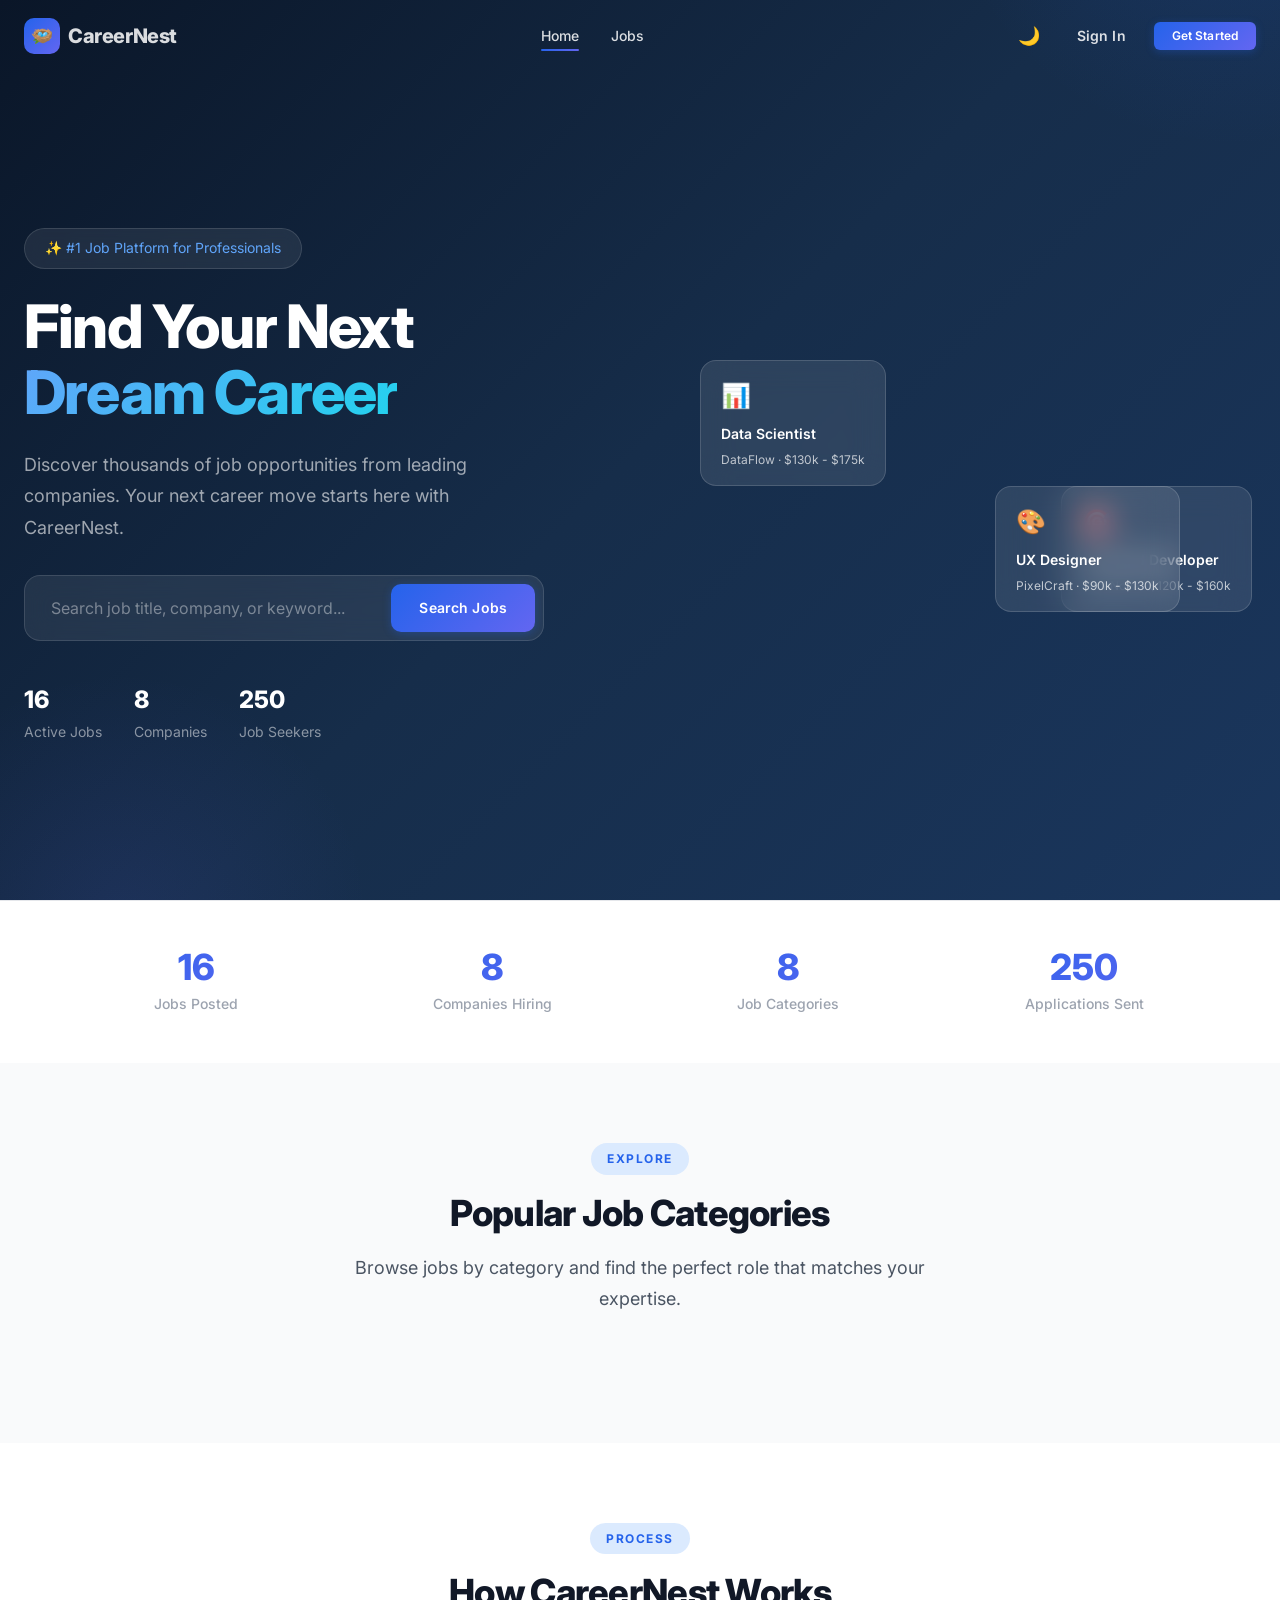
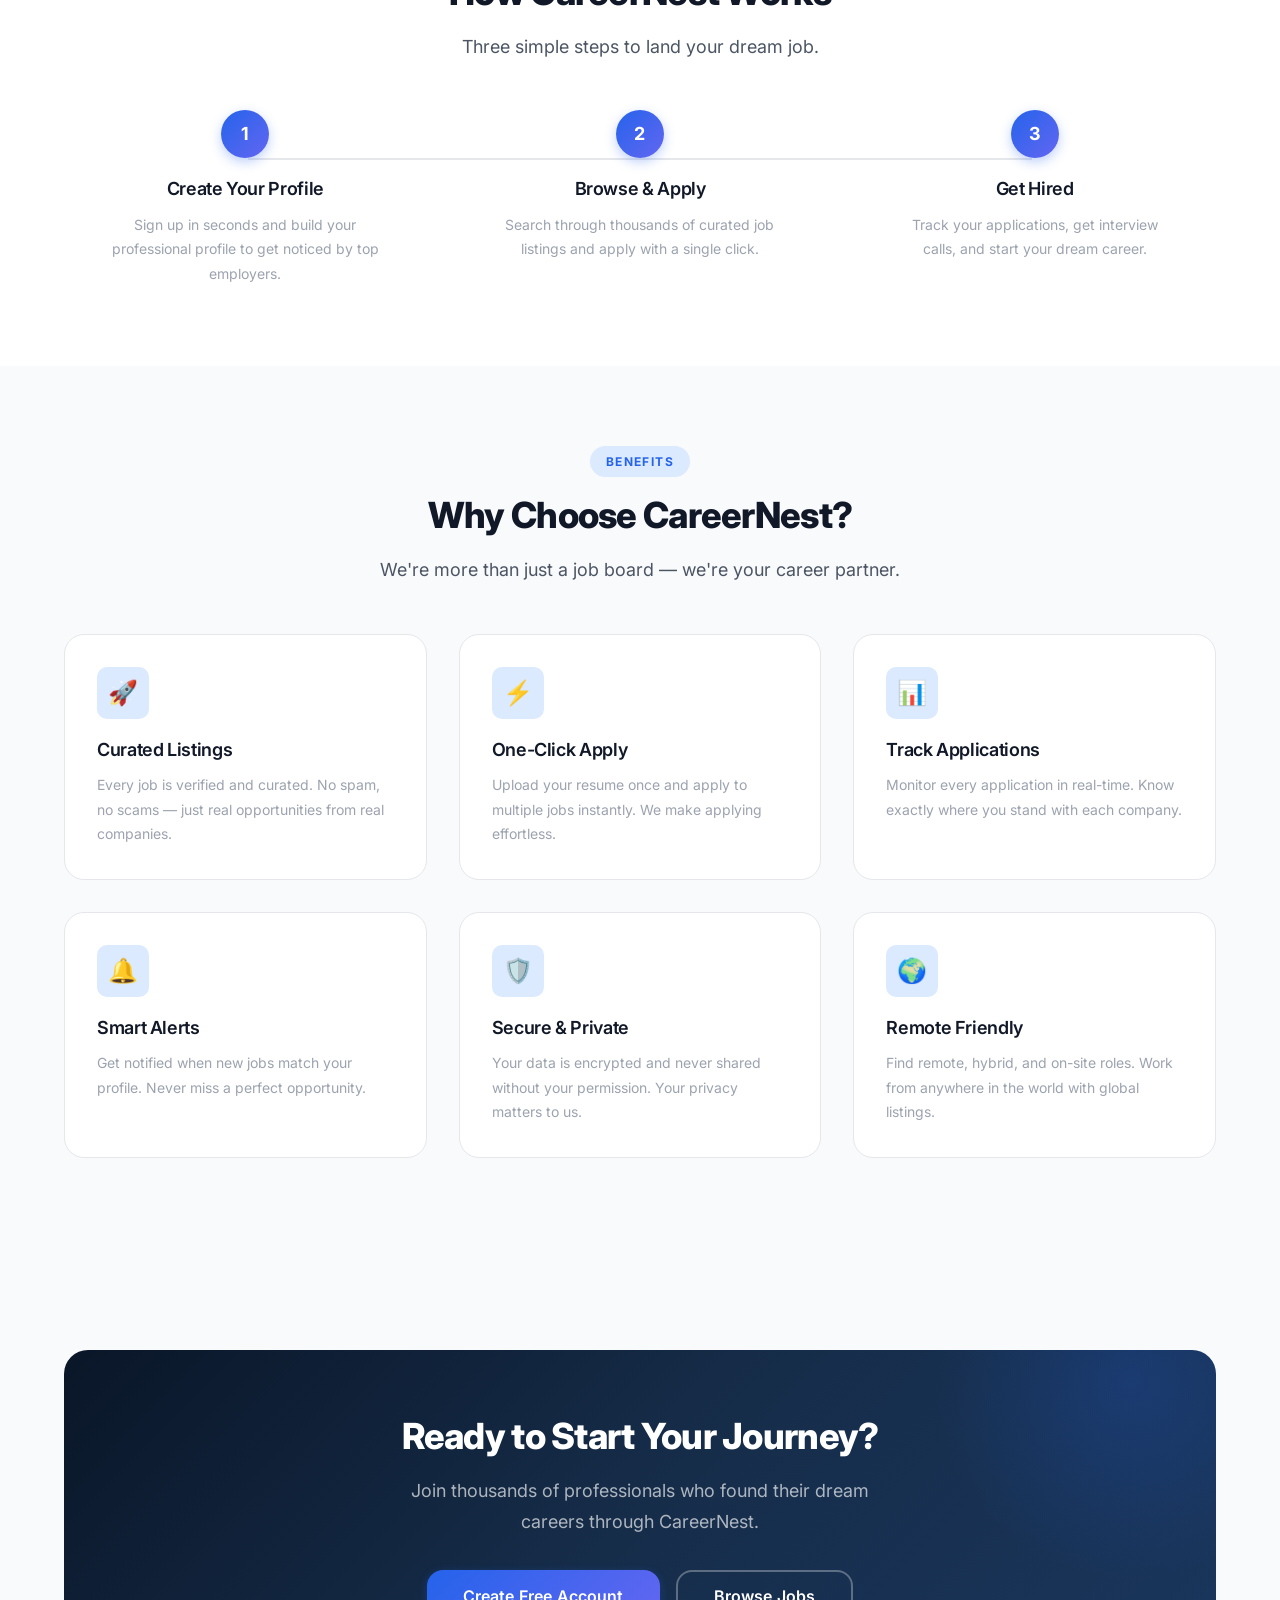
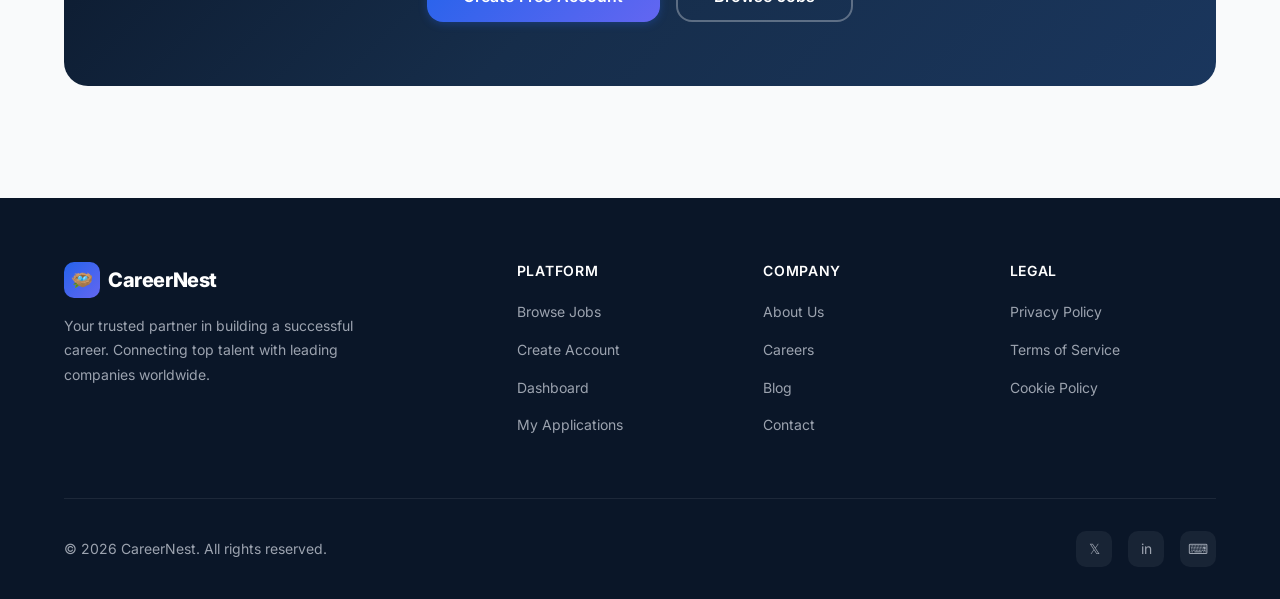
<file: frontend/index.html>
<!DOCTYPE html>
<html lang="en">
<head>
    <meta charset="UTF-8">
    <meta name="viewport" content="width=device-width, initial-scale=1.0">
    <meta name="description" content="CareerNest — Your gateway to finding dream jobs. Browse thousands of opportunities from top companies.">
    <title>CareerNest — Find Your Dream Career</title>
    <link href="https://fonts.googleapis.com/css2?family=Inter:wght@400;500;600;700;800&display=swap" rel="stylesheet">
    <link rel="stylesheet" href="css/variables.css">
    <link rel="stylesheet" href="css/base.css">
    <link rel="stylesheet" href="css/components.css">
    <link rel="stylesheet" href="css/animations.css">
    <link rel="stylesheet" href="css/layout.css">
    <link rel="stylesheet" href="css/landing.css">
</head>
<body class="hero-page">

    <!-- ═══ Navbar ═══ -->
    <nav class="navbar" id="navbar">
        <div class="navbar-inner">
            <a href="index.html" class="navbar-logo">
                <span class="logo-icon">🪺</span>
                CareerNest
            </a>
            <div class="navbar-links" id="nav-links">
                <a href="index.html" class="active">Home</a>
                <a href="jobs.html">Jobs</a>
                <a href="dashboard.html" class="auth-only">Dashboard</a>
                <a href="applications.html" class="auth-only">Applications</a>
            </div>
            <div class="navbar-actions">
                <button class="btn btn-icon theme-toggle" title="Toggle theme">🌙</button>
                <a href="login.html" class="btn btn-ghost guest-only">Sign In</a>
                <a href="register.html" class="btn btn-primary btn-sm guest-only">Get Started</a>
                <!-- Logged-in user dropdown -->
                <div class="dropdown auth-only">
                    <button class="avatar profile-trigger"><span class="user-avatar-text">?</span></button>
                    <div class="dropdown-menu profile-dropdown">
                        <div style="padding: 12px 14px; border-bottom: 1px solid var(--border-color);">
                            <div class="font-semibold text-sm user-name">User</div>
                            <div class="text-xs text-muted user-email">user@email.com</div>
                        </div>
                        <a href="dashboard.html" class="dropdown-item">📊 Dashboard</a>
                        <a href="applications.html" class="dropdown-item">📋 Applications</a>
                        <a href="admin-panel.html" class="dropdown-item">⚙️ Admin Panel</a>
                        <div class="dropdown-divider"></div>
                        <button class="dropdown-item" id="logout-btn">🚪 Sign Out</button>
                    </div>
                </div>
                <button class="menu-toggle" onclick="document.getElementById('nav-links').classList.toggle('mobile-open'); this.classList.toggle('active');">
                    <span></span><span></span><span></span>
                </button>
            </div>
        </div>
    </nav>

    <!-- ═══ Hero Section ═══ -->
    <section class="hero">
        <div class="container container-lg">
            <div class="hero-content">
                <div class="hero-text">
                    <div class="hero-badge">✨ #1 Job Platform for Professionals</div>
                    <h1 class="hero-title">
                        Find Your Next<br>
                        <span class="highlight">Dream Career</span>
                    </h1>
                    <p class="hero-subtitle">
                        Discover thousands of job opportunities from leading companies. Your next career move starts here with CareerNest.
                    </p>
                    <div class="hero-search">
                        <input type="text" placeholder="Search job title, company, or keyword..." id="hero-search-input">
                        <a href="jobs.html" class="btn btn-primary" id="hero-search-btn">Search Jobs</a>
                    </div>
                    <div class="hero-stats-row">
                        <div class="hero-stat">
                            <div class="hero-stat-value" id="hero-stat-jobs">0</div>
                            <div class="hero-stat-label">Active Jobs</div>
                        </div>
                        <div class="hero-stat">
                            <div class="hero-stat-value" id="hero-stat-companies">0</div>
                            <div class="hero-stat-label">Companies</div>
                        </div>
                        <div class="hero-stat">
                            <div class="hero-stat-value" id="hero-stat-users">0</div>
                            <div class="hero-stat-label">Job Seekers</div>
                        </div>
                    </div>
                </div>
                <div class="hero-visual">
                    <div class="hero-illustration">
                        <!-- Floating glass cards -->
                        <div class="hero-card-float card-1">
                            <div class="float-card-icon">🎯</div>
                            <div class="float-card-title">Frontend Developer</div>
                            <div class="float-card-sub">TechNova · $120k - $160k</div>
                        </div>
                        <div class="hero-card-float card-2">
                            <div class="float-card-icon">📊</div>
                            <div class="float-card-title">Data Scientist</div>
                            <div class="float-card-sub">DataFlow · $130k - $175k</div>
                        </div>
                        <div class="hero-card-float card-3">
                            <div class="float-card-icon">🎨</div>
                            <div class="float-card-title">UX Designer</div>
                            <div class="float-card-sub">PixelCraft · $90k - $130k</div>
                        </div>
                    </div>
                </div>
            </div>
        </div>
    </section>

    <!-- ═══ Stats Bar ═══ -->
    <section class="stats-bar reveal">
        <div class="container">
            <div class="stats-grid">
                <div class="stats-item">
                    <div class="stats-number" id="stat-jobs">0</div>
                    <div class="stats-text">Jobs Posted</div>
                </div>
                <div class="stats-item">
                    <div class="stats-number" id="stat-companies">0</div>
                    <div class="stats-text">Companies Hiring</div>
                </div>
                <div class="stats-item">
                    <div class="stats-number" id="stat-categories">0</div>
                    <div class="stats-text">Job Categories</div>
                </div>
                <div class="stats-item">
                    <div class="stats-number" id="stat-applications">0</div>
                    <div class="stats-text">Applications Sent</div>
                </div>
            </div>
        </div>
    </section>

    <!-- ═══ Categories ═══ -->
    <section class="section">
        <div class="container">
            <div class="section-header reveal">
                <span class="section-label">Explore</span>
                <h2 class="section-title">Popular Job Categories</h2>
                <p class="section-subtitle">Browse jobs by category and find the perfect role that matches your expertise.</p>
            </div>
            <div class="categories-grid" id="categories-grid">
                <!-- Populated by JS -->
            </div>
        </div>
    </section>

    <!-- ═══ How It Works ═══ -->
    <section class="section" style="background: var(--surface-card);">
        <div class="container">
            <div class="section-header reveal">
                <span class="section-label">Process</span>
                <h2 class="section-title">How CareerNest Works</h2>
                <p class="section-subtitle">Three simple steps to land your dream job.</p>
            </div>
            <div class="steps-grid reveal">
                <div class="step-card">
                    <div class="step-number">1</div>
                    <h4 class="step-title">Create Your Profile</h4>
                    <p class="step-text">Sign up in seconds and build your professional profile to get noticed by top employers.</p>
                </div>
                <div class="step-card">
                    <div class="step-number">2</div>
                    <h4 class="step-title">Browse & Apply</h4>
                    <p class="step-text">Search through thousands of curated job listings and apply with a single click.</p>
                </div>
                <div class="step-card">
                    <div class="step-number">3</div>
                    <h4 class="step-title">Get Hired</h4>
                    <p class="step-text">Track your applications, get interview calls, and start your dream career.</p>
                </div>
            </div>
        </div>
    </section>

    <!-- ═══ Why CareerNest ═══ -->
    <section class="section">
        <div class="container">
            <div class="section-header reveal">
                <span class="section-label">Benefits</span>
                <h2 class="section-title">Why Choose CareerNest?</h2>
                <p class="section-subtitle">We're more than just a job board — we're your career partner.</p>
            </div>
            <div class="features-grid">
                <div class="feature-card reveal delay-1">
                    <div class="feature-icon">🚀</div>
                    <h4 class="feature-title">Curated Listings</h4>
                    <p class="feature-text">Every job is verified and curated. No spam, no scams — just real opportunities from real companies.</p>
                </div>
                <div class="feature-card reveal delay-2">
                    <div class="feature-icon">⚡</div>
                    <h4 class="feature-title">One-Click Apply</h4>
                    <p class="feature-text">Upload your resume once and apply to multiple jobs instantly. We make applying effortless.</p>
                </div>
                <div class="feature-card reveal delay-3">
                    <div class="feature-icon">📊</div>
                    <h4 class="feature-title">Track Applications</h4>
                    <p class="feature-text">Monitor every application in real-time. Know exactly where you stand with each company.</p>
                </div>
                <div class="feature-card reveal delay-4">
                    <div class="feature-icon">🔔</div>
                    <h4 class="feature-title">Smart Alerts</h4>
                    <p class="feature-text">Get notified when new jobs match your profile. Never miss a perfect opportunity.</p>
                </div>
                <div class="feature-card reveal delay-5">
                    <div class="feature-icon">🛡️</div>
                    <h4 class="feature-title">Secure & Private</h4>
                    <p class="feature-text">Your data is encrypted and never shared without your permission. Your privacy matters to us.</p>
                </div>
                <div class="feature-card reveal delay-6">
                    <div class="feature-icon">🌍</div>
                    <h4 class="feature-title">Remote Friendly</h4>
                    <p class="feature-text">Find remote, hybrid, and on-site roles. Work from anywhere in the world with global listings.</p>
                </div>
            </div>
        </div>
    </section>

    <!-- ═══ CTA Banner ═══ -->
    <section class="section">
        <div class="container">
            <div class="cta-banner reveal">
                <h2 class="cta-title">Ready to Start Your Journey?</h2>
                <p class="cta-text">Join thousands of professionals who found their dream careers through CareerNest.</p>
                <div class="cta-actions">
                    <a href="register.html" class="btn btn-primary btn-lg">Create Free Account</a>
                    <a href="jobs.html" class="btn btn-outline btn-lg" style="color:white; border-color: rgba(255,255,255,0.3);">Browse Jobs</a>
                </div>
            </div>
        </div>
    </section>

    <!-- ═══ Footer ═══ -->
    <footer class="footer">
        <div class="container">
            <div class="footer-grid">
                <div class="footer-brand">
                    <a href="index.html" class="navbar-logo" style="color:white;">
                        <span class="logo-icon">🪺</span>
                        CareerNest
                    </a>
                    <p>Your trusted partner in building a successful career. Connecting top talent with leading companies worldwide.</p>
                </div>
                <div>
                    <h4 class="footer-title">Platform</h4>
                    <ul class="footer-links">
                        <li><a href="jobs.html">Browse Jobs</a></li>
                        <li><a href="register.html">Create Account</a></li>
                        <li><a href="dashboard.html">Dashboard</a></li>
                        <li><a href="applications.html">My Applications</a></li>
                    </ul>
                </div>
                <div>
                    <h4 class="footer-title">Company</h4>
                    <ul class="footer-links">
                        <li><a href="#">About Us</a></li>
                        <li><a href="#">Careers</a></li>
                        <li><a href="#">Blog</a></li>
                        <li><a href="#">Contact</a></li>
                    </ul>
                </div>
                <div>
                    <h4 class="footer-title">Legal</h4>
                    <ul class="footer-links">
                        <li><a href="#">Privacy Policy</a></li>
                        <li><a href="#">Terms of Service</a></li>
                        <li><a href="#">Cookie Policy</a></li>
                    </ul>
                </div>
            </div>
            <div class="footer-bottom">
                <span>&copy; 2026 CareerNest. All rights reserved.</span>
                <div class="footer-socials">
                    <a href="#" title="Twitter">𝕏</a>
                    <a href="#" title="LinkedIn">in</a>
                    <a href="#" title="GitHub">⌨</a>
                </div>
            </div>
        </div>
    </footer>

    <script src="js/api.js"></script>
    <script src="js/utils.js"></script>
    <script src="js/app.js"></script>
    <script>
        // Load landing page data
        document.addEventListener('DOMContentLoaded', async () => {
            // Hero search redirect
            document.getElementById('hero-search-btn').addEventListener('click', (e) => {
                const q = document.getElementById('hero-search-input').value;
                if (q) { e.preventDefault(); window.location.href = `jobs.html?search=${encodeURIComponent(q)}`; }
            });

            // Load public stats
            try {
                const stats = await api.request('/public-stats/', 'GET');
                animateCounter(document.getElementById('hero-stat-jobs'), stats.total_jobs || 16);
                animateCounter(document.getElementById('hero-stat-companies'), stats.total_companies || 8);
                animateCounter(document.getElementById('hero-stat-users'), stats.total_applications || 250);
                animateCounter(document.getElementById('stat-jobs'), stats.total_jobs || 16);
                animateCounter(document.getElementById('stat-companies'), stats.total_companies || 8);
                animateCounter(document.getElementById('stat-categories'), stats.total_categories || 8);
                animateCounter(document.getElementById('stat-applications'), stats.total_applications || 250);
            } catch {
                // Fallback
                animateCounter(document.getElementById('hero-stat-jobs'), 16);
                animateCounter(document.getElementById('hero-stat-companies'), 8);
                animateCounter(document.getElementById('hero-stat-users'), 250);
                animateCounter(document.getElementById('stat-jobs'), 16);
                animateCounter(document.getElementById('stat-companies'), 8);
                animateCounter(document.getElementById('stat-categories'), 8);
                animateCounter(document.getElementById('stat-applications'), 250);
            }

            // Load categories
            try {
                const cats = await api.request('/categories/', 'GET');
                const grid = document.getElementById('categories-grid');
                if (grid && cats.length) {
                    grid.innerHTML = cats.slice(0, 8).map((cat, i) => `
                        <div class="category-card reveal delay-${i % 6 + 1}" onclick="window.location.href='jobs.html?category=${cat.id}'">
                            <div class="category-icon">${cat.icon || '💼'}</div>
                            <div class="category-name">${cat.name}</div>
                            <div class="category-count">${cat.job_count || 0} jobs</div>
                        </div>
                    `).join('');
                    initScrollReveal();
                }
            } catch { /* categories will be empty */ }
        });
    </script>
</body>
</html>
</file>
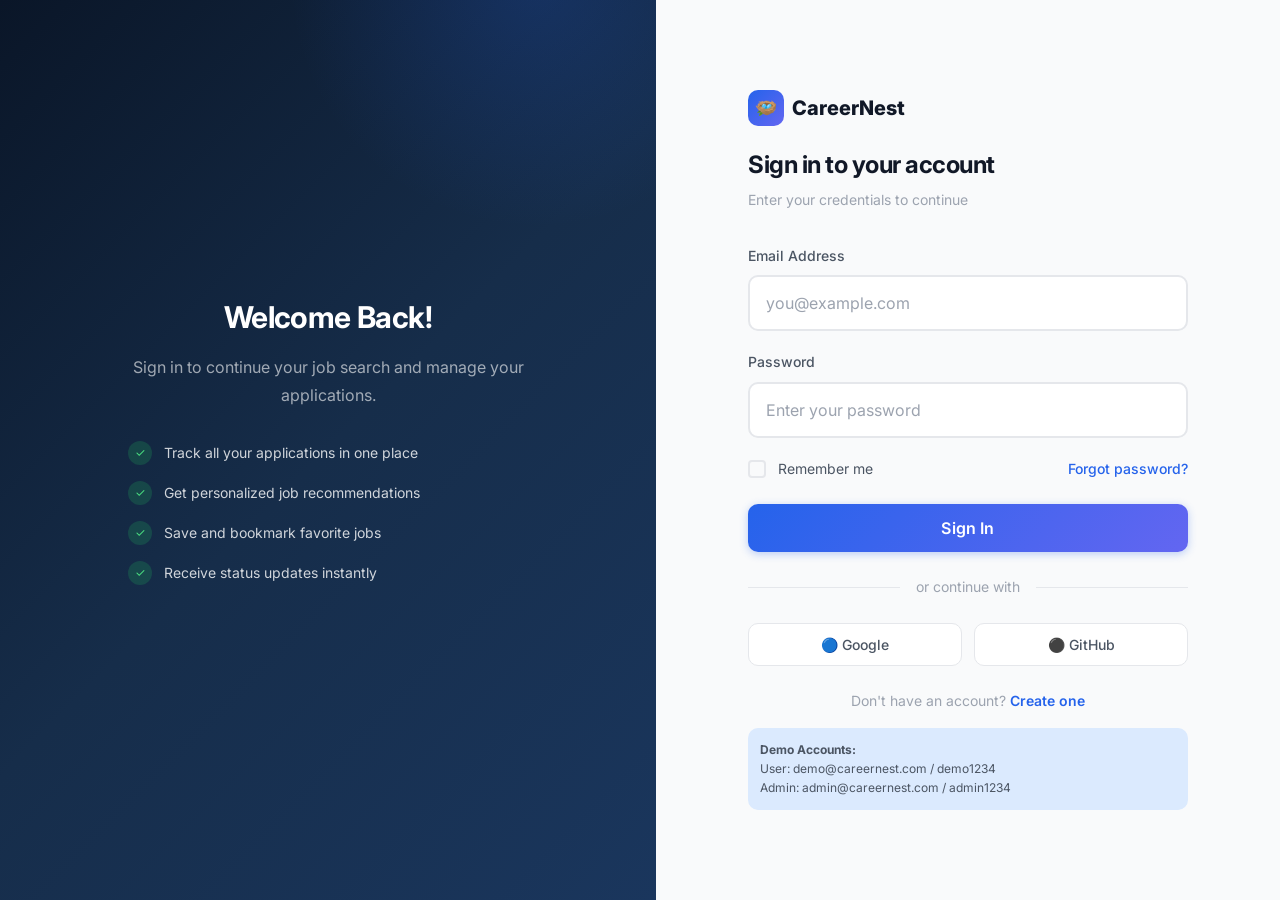
<file: frontend/admin-panel.html>
<!DOCTYPE html>
<html lang="en">
<head>
    <meta charset="UTF-8">
    <meta name="viewport" content="width=device-width, initial-scale=1.0">
    <title>Admin Panel — CareerNest</title>
    <link href="https://fonts.googleapis.com/css2?family=Inter:wght@400;500;600;700;800&display=swap" rel="stylesheet">
    <link rel="stylesheet" href="css/variables.css">
    <link rel="stylesheet" href="css/base.css">
    <link rel="stylesheet" href="css/components.css">
    <link rel="stylesheet" href="css/animations.css">
    <link rel="stylesheet" href="css/layout.css">
    <link rel="stylesheet" href="css/dashboard.css">
    <link rel="stylesheet" href="css/admin.css">
</head>
<body>
    <nav class="navbar scrolled">
        <div class="navbar-inner">
            <a href="index.html" class="navbar-logo"><span class="logo-icon">🪺</span> CareerNest</a>
            <div class="navbar-links" id="nav-links">
                <a href="index.html">Home</a>
                <a href="jobs.html">Jobs</a>
                <a href="admin-panel.html" class="active">Admin</a>
            </div>
            <div class="navbar-actions">
                <button class="btn btn-icon theme-toggle">🌙</button>
                <div class="dropdown">
                    <button class="avatar profile-trigger"><span class="user-avatar-text">A</span></button>
                    <div class="dropdown-menu profile-dropdown">
                        <div style="padding:12px 14px;border-bottom:1px solid var(--border-color);">
                            <div class="font-semibold text-sm user-name">Admin</div>
                            <div class="text-xs text-muted user-email">admin@careernest.com</div>
                        </div>
                        <a href="dashboard.html" class="dropdown-item">📊 Dashboard</a>
                        <div class="dropdown-divider"></div>
                        <button class="dropdown-item" id="logout-btn">🚪 Sign Out</button>
                    </div>
                </div>
                <button class="menu-toggle" onclick="document.getElementById('nav-links').classList.toggle('mobile-open');this.classList.toggle('active');"><span></span><span></span><span></span></button>
            </div>
        </div>
    </nav>

    <div class="dashboard-layout">
        <aside class="sidebar">
            <nav class="sidebar-nav">
                <div class="sidebar-section">
                    <div class="sidebar-section-title">Admin</div>
                    <a href="admin-panel.html" class="sidebar-link active"><span class="link-icon">📊</span> Analytics</a>
                    <a href="#admin-jobs-section" class="sidebar-link"><span class="link-icon">💼</span> Manage Jobs</a>
                    <a href="#admin-apps-section" class="sidebar-link"><span class="link-icon">📋</span> Applications</a>
                </div>
                <div class="sidebar-section">
                    <div class="sidebar-section-title">Navigation</div>
                    <a href="dashboard.html" class="sidebar-link"><span class="link-icon">🏠</span> User Dashboard</a>
                    <a href="jobs.html" class="sidebar-link"><span class="link-icon">🔍</span> Browse Jobs</a>
                </div>
            </nav>
        </aside>

        <main class="main-content">
            <div style="display:flex;align-items:center;justify-content:space-between;margin-bottom:var(--space-8);">
                <div>
                    <h1 style="font-size:var(--text-2xl);margin-bottom:var(--space-1);">Admin Dashboard</h1>
                    <p class="text-muted text-sm">Manage your job portal</p>
                </div>
                <button class="btn btn-primary" id="add-job-btn">+ Add New Job</button>
            </div>

            <!-- Stats -->
            <div class="admin-stats-grid">
                <div class="stat-card">
                    <div class="stat-icon blue">💼</div>
                    <div class="stat-value" id="admin-jobs">0</div>
                    <div class="stat-label">Total Jobs</div>
                </div>
                <div class="stat-card">
                    <div class="stat-icon green">👥</div>
                    <div class="stat-value" id="admin-users">0</div>
                    <div class="stat-label">Total Users</div>
                </div>
                <div class="stat-card">
                    <div class="stat-icon amber">📋</div>
                    <div class="stat-value" id="admin-apps">0</div>
                    <div class="stat-label">Applications</div>
                </div>
                <div class="stat-card">
                    <div class="stat-icon" style="background: var(--color-success-bg);">📈</div>
                    <div class="stat-value"><span id="admin-rate">0</span>%</div>
                    <div class="stat-label">Acceptance Rate</div>
                </div>
            </div>

            <!-- Jobs Table -->
            <div class="admin-table-wrap" id="admin-jobs-section" style="margin-bottom:var(--space-8);">
                <div class="admin-table-header">
                    <h3>Manage Jobs</h3>
                </div>
                <table class="admin-table">
                    <thead>
                        <tr>
                            <th>Job Title</th>
                            <th>Company</th>
                            <th>Location</th>
                            <th>Type</th>
                            <th>Apps</th>
                            <th>Posted</th>
                            <th>Actions</th>
                        </tr>
                    </thead>
                    <tbody id="admin-jobs-table">
                        <tr><td colspan="7" class="text-center p-6">Loading...</td></tr>
                    </tbody>
                </table>
            </div>

            <!-- Applications Table -->
            <div class="admin-table-wrap" id="admin-apps-section">
                <div class="admin-table-header">
                    <h3>Recent Applications</h3>
                </div>
                <table class="admin-table">
                    <thead>
                        <tr>
                            <th>Applicant</th>
                            <th>Job</th>
                            <th>Email</th>
                            <th>Applied</th>
                            <th>Status</th>
                            <th>Resume</th>
                        </tr>
                    </thead>
                    <tbody id="admin-apps-table">
                        <tr><td colspan="6" class="text-center p-6">Loading...</td></tr>
                    </tbody>
                </table>
            </div>
        </main>
    </div>

    <!-- Add Job Modal -->
    <div class="modal-overlay" id="add-job-modal">
        <div class="modal" style="max-width:640px;">
            <div class="modal-header">
                <h3 class="modal-title">Add New Job</h3>
                <button class="modal-close">✕</button>
            </div>
            <div class="modal-body">
                <form id="add-job-form">
                    <div class="form-group">
                        <label class="form-label">Job Title</label>
                        <input type="text" class="form-input" name="title" required>
                    </div>
                    <div style="display:grid;grid-template-columns:1fr 1fr;gap:16px;">
                        <div class="form-group">
                            <label class="form-label">Company ID</label>
                            <input type="number" class="form-input" name="company" required>
                        </div>
                        <div class="form-group">
                            <label class="form-label">Category ID</label>
                            <input type="number" class="form-input" name="category">
                        </div>
                    </div>
                    <div class="form-group">
                        <label class="form-label">Description</label>
                        <textarea class="form-input form-textarea" name="description" required></textarea>
                    </div>
                    <div style="display:grid;grid-template-columns:1fr 1fr;gap:16px;">
                        <div class="form-group">
                            <label class="form-label">Location</label>
                            <input type="text" class="form-input" name="location" required>
                        </div>
                        <div class="form-group">
                            <label class="form-label">Job Type</label>
                            <select class="form-select" name="job_type">
                                <option value="full-time">Full Time</option>
                                <option value="part-time">Part Time</option>
                                <option value="remote">Remote</option>
                                <option value="contract">Contract</option>
                                <option value="internship">Internship</option>
                            </select>
                        </div>
                    </div>
                    <div style="display:grid;grid-template-columns:1fr 1fr;gap:16px;">
                        <div class="form-group">
                            <label class="form-label">Min Salary</label>
                            <input type="number" class="form-input" name="salary_min">
                        </div>
                        <div class="form-group">
                            <label class="form-label">Max Salary</label>
                            <input type="number" class="form-input" name="salary_max">
                        </div>
                    </div>
                    <button type="submit" class="btn btn-primary w-full">Create Job</button>
                </form>
            </div>
        </div>
    </div>

    <script src="js/api.js"></script>
    <script src="js/utils.js"></script>
    <script src="js/app.js"></script>
    <script src="js/admin.js"></script>
</body>
</html>
</file>
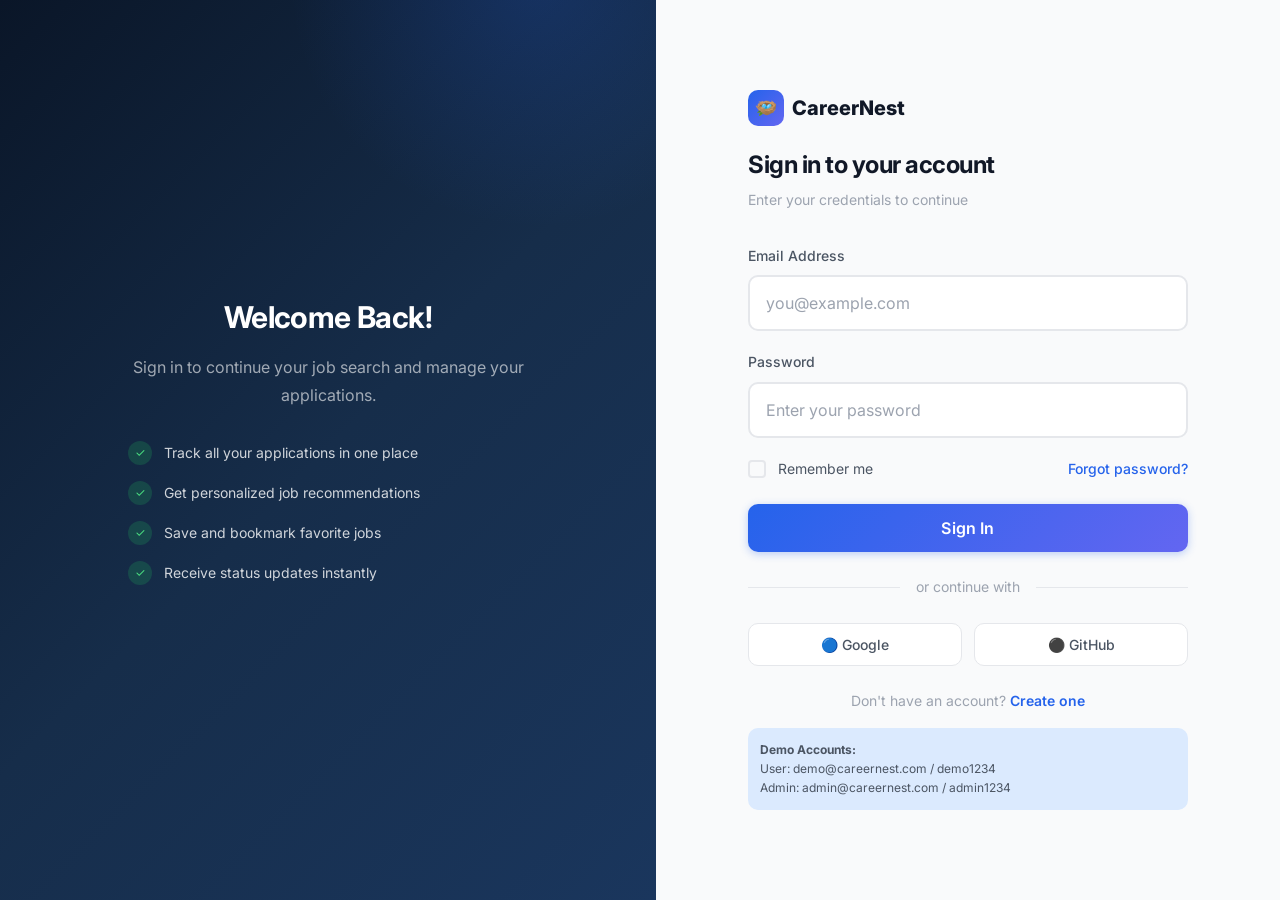
<file: frontend/dashboard.html>
<!DOCTYPE html>
<html lang="en">
<head>
    <meta charset="UTF-8">
    <meta name="viewport" content="width=device-width, initial-scale=1.0">
    <title>Dashboard — CareerNest</title>
    <link href="https://fonts.googleapis.com/css2?family=Inter:wght@400;500;600;700;800&display=swap" rel="stylesheet">
    <link rel="stylesheet" href="css/variables.css">
    <link rel="stylesheet" href="css/base.css">
    <link rel="stylesheet" href="css/components.css">
    <link rel="stylesheet" href="css/animations.css">
    <link rel="stylesheet" href="css/layout.css">
    <link rel="stylesheet" href="css/dashboard.css">
</head>
<body>
    <!-- Navbar -->
    <nav class="navbar scrolled">
        <div class="navbar-inner">
            <a href="index.html" class="navbar-logo"><span class="logo-icon">🪺</span> CareerNest</a>
            <div class="navbar-links" id="nav-links">
                <a href="index.html">Home</a>
                <a href="jobs.html">Jobs</a>
                <a href="dashboard.html" class="active">Dashboard</a>
                <a href="applications.html">Applications</a>
            </div>
            <div class="navbar-actions">
                <button class="btn btn-icon theme-toggle">🌙</button>
                <div class="dropdown">
                    <button class="avatar profile-trigger"><span class="user-avatar-text">?</span></button>
                    <div class="dropdown-menu profile-dropdown">
                        <div style="padding: 12px 14px; border-bottom: 1px solid var(--border-color);">
                            <div class="font-semibold text-sm user-name">User</div>
                            <div class="text-xs text-muted user-email">user@email.com</div>
                        </div>
                        <a href="dashboard.html" class="dropdown-item">📊 Dashboard</a>
                        <a href="applications.html" class="dropdown-item">📋 Applications</a>
                        <div class="dropdown-divider"></div>
                        <button class="dropdown-item" id="logout-btn">🚪 Sign Out</button>
                    </div>
                </div>
                <button class="menu-toggle" onclick="document.getElementById('nav-links').classList.toggle('mobile-open'); this.classList.toggle('active');"><span></span><span></span><span></span></button>
            </div>
        </div>
    </nav>

    <div class="dashboard-layout">
        <!-- Sidebar -->
        <aside class="sidebar">
            <nav class="sidebar-nav">
                <div class="sidebar-section">
                    <div class="sidebar-section-title">Menu</div>
                    <a href="dashboard.html" class="sidebar-link active"><span class="link-icon">📊</span> Dashboard</a>
                    <a href="jobs.html" class="sidebar-link"><span class="link-icon">💼</span> Browse Jobs</a>
                    <a href="applications.html" class="sidebar-link"><span class="link-icon">📋</span> Applications</a>
                </div>
                <div class="sidebar-section">
                    <div class="sidebar-section-title">Account</div>
                    <a href="#" class="sidebar-link"><span class="link-icon">👤</span> Profile</a>
                    <a href="#" class="sidebar-link"><span class="link-icon">⚙️</span> Settings</a>
                </div>
            </nav>
        </aside>

        <!-- Main -->
        <main class="main-content">
            <div class="welcome-banner">
                <h2 class="welcome-title">Good Morning! 👋</h2>
                <p class="welcome-subtitle">Monday, May 18, 2026</p>
            </div>

            <div class="stats-row">
                <div class="stat-card">
                    <div class="stat-icon blue">📄</div>
                    <div class="stat-value" id="stat-total">0</div>
                    <div class="stat-label">Total Applications</div>
                </div>
                <div class="stat-card">
                    <div class="stat-icon amber">⏳</div>
                    <div class="stat-value" id="stat-pending">0</div>
                    <div class="stat-label">Pending</div>
                </div>
                <div class="stat-card">
                    <div class="stat-icon green">✓</div>
                    <div class="stat-value" id="stat-accepted">0</div>
                    <div class="stat-label">Accepted</div>
                </div>
                <div class="stat-card">
                    <div class="stat-icon red">✕</div>
                    <div class="stat-value" id="stat-rejected">0</div>
                    <div class="stat-label">Rejected</div>
                </div>
            </div>

            <div class="dashboard-grid">
                <div class="section-card">
                    <div class="section-card-header">
                        <h3>Recent Applications</h3>
                        <a href="applications.html" class="btn btn-ghost btn-sm">View All →</a>
                    </div>
                    <div class="section-card-body" id="recent-activity">
                        <div class="empty-state" style="padding: 40px 20px;">
                            <div class="empty-state-icon">📋</div>
                            <div class="empty-state-title">Loading...</div>
                        </div>
                    </div>
                </div>
                <div class="section-card">
                    <div class="section-card-header">
                        <h3>Quick Actions</h3>
                    </div>
                    <div class="quick-actions">
                        <a href="jobs.html" class="quick-action">
                            <span class="quick-action-icon">🔍</span>
                            <span class="quick-action-text">Browse Jobs</span>
                        </a>
                        <a href="applications.html" class="quick-action">
                            <span class="quick-action-icon">📋</span>
                            <span class="quick-action-text">My Applications</span>
                        </a>
                        <a href="#" class="quick-action">
                            <span class="quick-action-icon">👤</span>
                            <span class="quick-action-text">Edit Profile</span>
                        </a>
                        <a href="#" class="quick-action">
                            <span class="quick-action-icon">❤️</span>
                            <span class="quick-action-text">Saved Jobs</span>
                        </a>
                    </div>
                </div>
            </div>
        </main>
    </div>

    <script src="js/api.js"></script>
    <script src="js/utils.js"></script>
    <script src="js/app.js"></script>
    <script src="js/dashboard.js"></script>
</body>
</html>
</file>
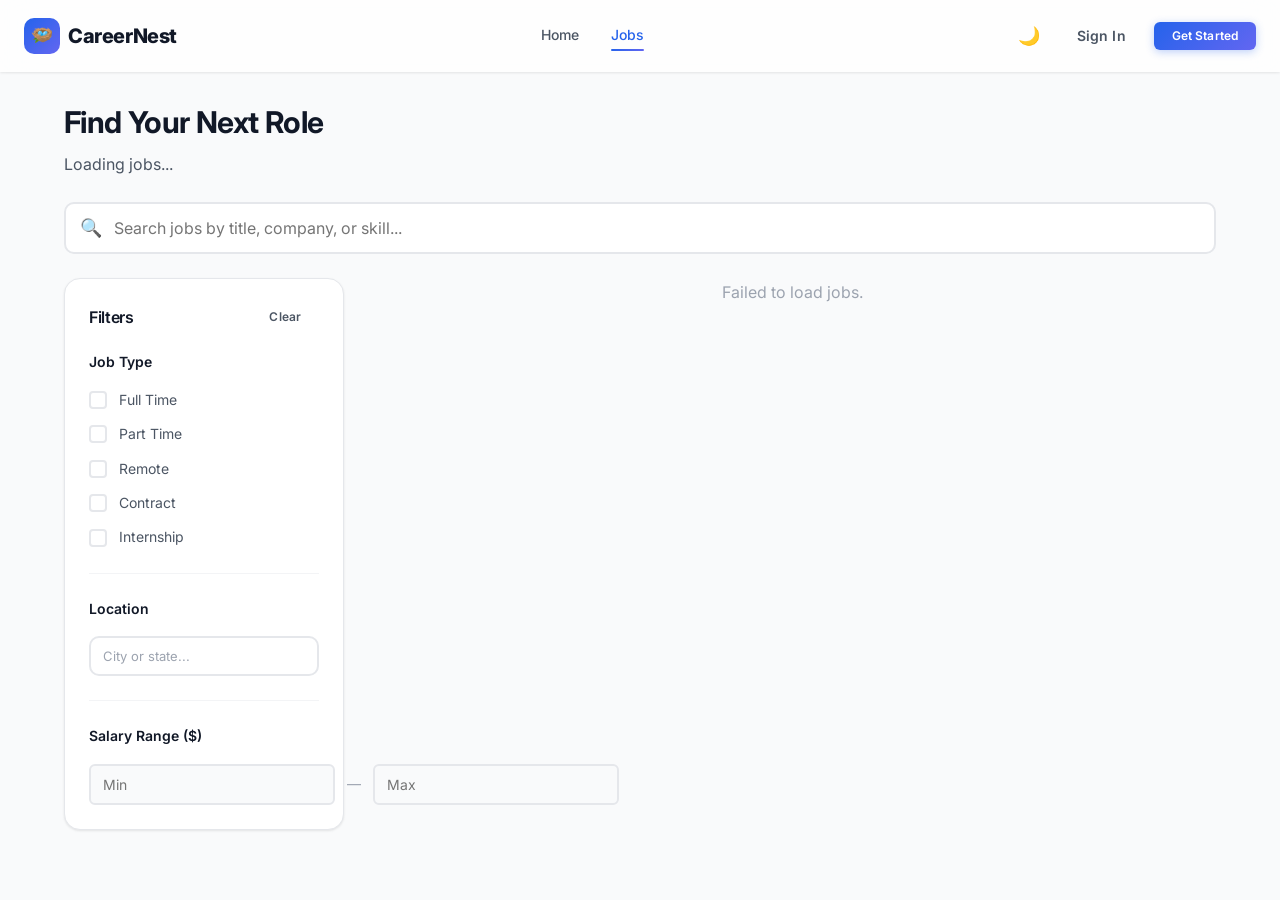
<file: frontend/job-detail.html>
<!DOCTYPE html>
<html lang="en">
<head>
    <meta charset="UTF-8">
    <meta name="viewport" content="width=device-width, initial-scale=1.0">
    <title>Job Detail — CareerNest</title>
    <link href="https://fonts.googleapis.com/css2?family=Inter:wght@400;500;600;700;800&display=swap" rel="stylesheet">
    <link rel="stylesheet" href="css/variables.css">
    <link rel="stylesheet" href="css/base.css">
    <link rel="stylesheet" href="css/components.css">
    <link rel="stylesheet" href="css/animations.css">
    <link rel="stylesheet" href="css/layout.css">
    <link rel="stylesheet" href="css/jobs.css">
</head>
<body>
    <nav class="navbar scrolled">
        <div class="navbar-inner">
            <a href="index.html" class="navbar-logo"><span class="logo-icon">🪺</span> CareerNest</a>
            <div class="navbar-links" id="nav-links">
                <a href="index.html">Home</a>
                <a href="jobs.html" class="active">Jobs</a>
                <a href="dashboard.html" class="auth-only">Dashboard</a>
                <a href="applications.html" class="auth-only">Applications</a>
            </div>
            <div class="navbar-actions">
                <button class="btn btn-icon theme-toggle">🌙</button>
                <a href="login.html" class="btn btn-ghost guest-only">Sign In</a>
                <div class="dropdown auth-only">
                    <button class="avatar profile-trigger"><span class="user-avatar-text">?</span></button>
                    <div class="dropdown-menu profile-dropdown">
                        <div style="padding:12px 14px;border-bottom:1px solid var(--border-color);">
                            <div class="font-semibold text-sm user-name">User</div>
                            <div class="text-xs text-muted user-email"></div>
                        </div>
                        <a href="dashboard.html" class="dropdown-item">📊 Dashboard</a>
                        <div class="dropdown-divider"></div>
                        <button class="dropdown-item" id="logout-btn">🚪 Sign Out</button>
                    </div>
                </div>
                <button class="menu-toggle" onclick="document.getElementById('nav-links').classList.toggle('mobile-open');this.classList.toggle('active');"><span></span><span></span><span></span></button>
            </div>
        </div>
    </nav>

    <div class="page-content">
        <div class="container" id="job-detail-container" style="padding-top: var(--space-8); padding-bottom: var(--space-12);">
            <!-- Back link -->
            <a href="jobs.html" style="display:inline-flex;align-items:center;gap:8px;margin-bottom:var(--space-6);font-size:var(--text-sm);color:var(--text-muted);">← Back to Jobs</a>

            <!-- Job Header -->
            <div class="job-detail-header">
                <div class="job-detail-logo" id="jd-logo">?</div>
                <div>
                    <h1 class="job-detail-title" id="jd-title">Loading...</h1>
                    <p class="job-detail-company" id="jd-company"></p>
                    <div class="job-detail-badges" id="jd-badges"></div>
                </div>
            </div>

            <div class="job-detail-layout">
                <!-- Main Content -->
                <div>
                    <div class="job-detail-content">
                        <div class="tabs">
                            <button class="tab active" data-tab="tab-description">Description</button>
                            <button class="tab" data-tab="tab-requirements">Requirements</button>
                            <button class="tab" data-tab="tab-responsibilities">Responsibilities</button>
                        </div>
                        <div class="job-detail-body">
                            <div id="tab-description"><div id="jd-description"></div></div>
                            <div id="tab-requirements" style="display:none;"><div id="jd-requirements"></div></div>
                            <div id="tab-responsibilities" style="display:none;"><div id="jd-responsibilities"></div></div>
                        </div>
                    </div>

                    <!-- Apply Form -->
                    <div class="job-detail-content" style="margin-top: var(--space-6);" id="apply-section">
                        <div style="padding: var(--space-6);">
                            <h3 style="margin-bottom: var(--space-5);">Apply for this Position</h3>
                            <form id="apply-form">
                                <div class="form-group">
                                    <label class="form-label">Resume / CV</label>
                                    <div class="file-upload">
                                        <input type="file" id="resume-file" accept=".pdf,.doc,.docx">
                                        <div class="file-upload-icon">📎</div>
                                        <div class="file-upload-text" id="file-name"><strong>Click to upload</strong> or drag and drop<br>PDF, DOC up to 5MB</div>
                                    </div>
                                </div>
                                <div class="form-group">
                                    <label class="form-label">Cover Letter (Optional)</label>
                                    <textarea class="form-input form-textarea" id="cover-letter" placeholder="Tell the employer why you're a great fit..."></textarea>
                                </div>
                                <button type="submit" class="btn btn-primary btn-lg w-full">Submit Application</button>
                            </form>
                        </div>
                    </div>
                </div>

                <!-- Sidebar -->
                <div>
                    <div class="job-sidebar-card">
                        <h4>Job Details</h4>
                        <div class="job-info-row"><span class="job-info-label">Salary</span><span class="job-info-value" id="jd-salary">—</span></div>
                        <div class="job-info-row"><span class="job-info-label">Location</span><span class="job-info-value" id="jd-location">—</span></div>
                        <div class="job-info-row"><span class="job-info-label">Job Type</span><span class="job-info-value" id="jd-type">—</span></div>
                        <div class="job-info-row"><span class="job-info-label">Experience</span><span class="job-info-value" id="jd-experience">—</span></div>
                        <div class="job-info-row"><span class="job-info-label">Posted</span><span class="job-info-value" id="jd-posted">—</span></div>
                        <div class="job-info-row"><span class="job-info-label">Deadline</span><span class="job-info-value" id="jd-deadline">—</span></div>
                        <div class="job-info-row"><span class="job-info-label">Applicants</span><span class="job-info-value" id="jd-applicants">—</span></div>
                    </div>

                    <div class="job-sidebar-card" style="margin-top: var(--space-6);">
                        <h4>About the Company</h4>
                        <p class="font-semibold" id="jd-comp-name" style="margin-bottom:8px;"></p>
                        <p class="text-sm text-muted" id="jd-comp-desc"></p>
                    </div>
                </div>
            </div>
        </div>
    </div>

    <!-- Success Modal -->
    <div class="modal-overlay" id="success-modal">
        <div class="modal">
            <div class="modal-body">
                <div class="success-popup">
                    <div class="success-icon">🎉</div>
                    <h3>Application Submitted!</h3>
                    <p>Your application has been sent successfully. We'll notify you when the employer reviews it.</p>
                    <div style="margin-top: 24px; display: flex; gap: 12px; justify-content: center;">
                        <a href="applications.html" class="btn btn-primary">View Applications</a>
                        <a href="jobs.html" class="btn btn-secondary">Browse More Jobs</a>
                    </div>
                </div>
            </div>
        </div>
    </div>

    <script src="js/api.js"></script>
    <script src="js/utils.js"></script>
    <script src="js/app.js"></script>
    <script src="js/job-detail.js"></script>
</body>
</html>
</file>
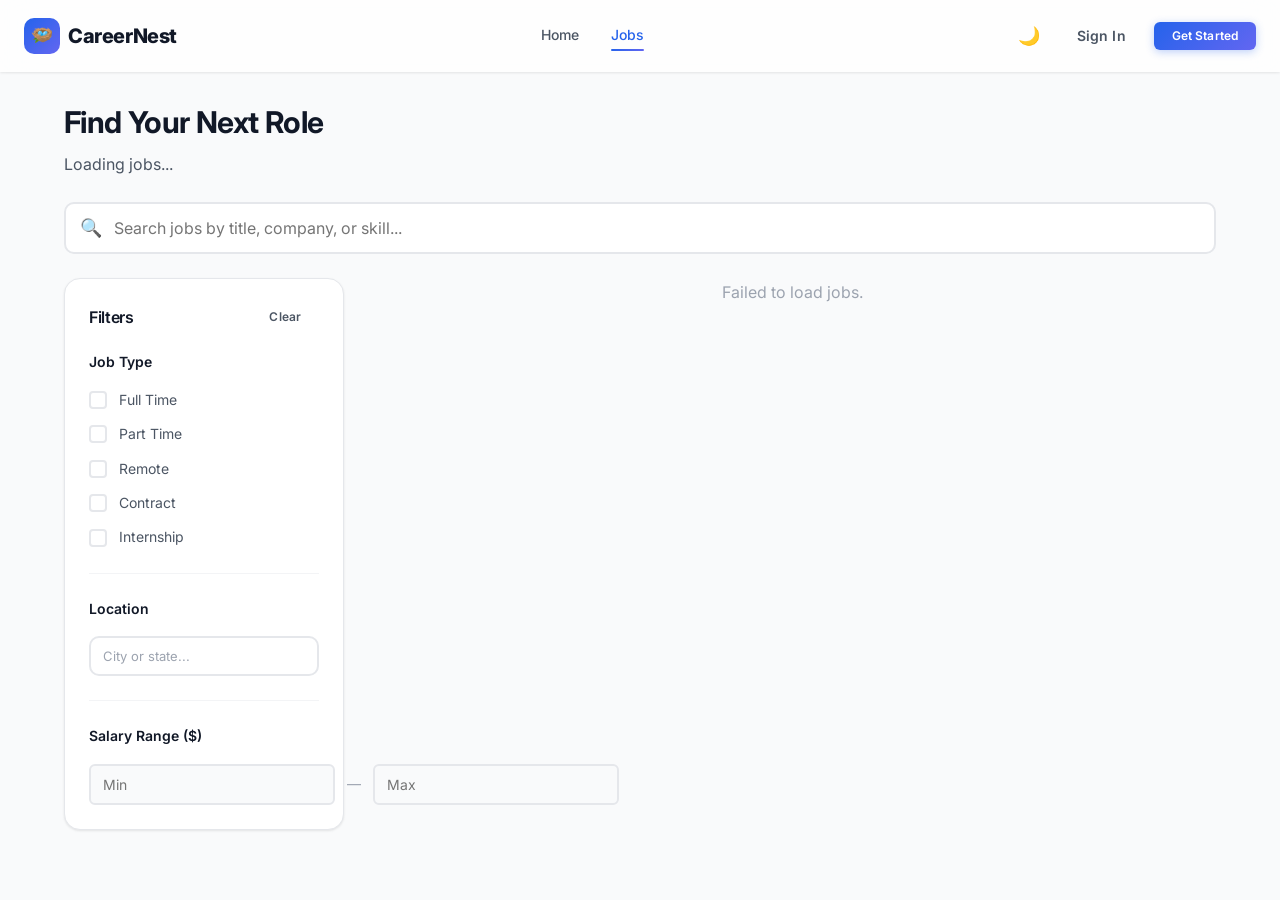
<file: frontend/jobs.html>
<!DOCTYPE html>
<html lang="en">
<head>
    <meta charset="UTF-8">
    <meta name="viewport" content="width=device-width, initial-scale=1.0">
    <title>Jobs — CareerNest</title>
    <link href="https://fonts.googleapis.com/css2?family=Inter:wght@400;500;600;700;800&display=swap" rel="stylesheet">
    <link rel="stylesheet" href="css/variables.css">
    <link rel="stylesheet" href="css/base.css">
    <link rel="stylesheet" href="css/components.css">
    <link rel="stylesheet" href="css/animations.css">
    <link rel="stylesheet" href="css/layout.css">
    <link rel="stylesheet" href="css/jobs.css">
</head>
<body>
    <nav class="navbar scrolled">
        <div class="navbar-inner">
            <a href="index.html" class="navbar-logo"><span class="logo-icon">🪺</span> CareerNest</a>
            <div class="navbar-links" id="nav-links">
                <a href="index.html">Home</a>
                <a href="jobs.html" class="active">Jobs</a>
                <a href="dashboard.html" class="auth-only">Dashboard</a>
                <a href="applications.html" class="auth-only">Applications</a>
            </div>
            <div class="navbar-actions">
                <button class="btn btn-icon theme-toggle">🌙</button>
                <a href="login.html" class="btn btn-ghost guest-only">Sign In</a>
                <a href="register.html" class="btn btn-primary btn-sm guest-only">Get Started</a>
                <div class="dropdown auth-only">
                    <button class="avatar profile-trigger"><span class="user-avatar-text">?</span></button>
                    <div class="dropdown-menu profile-dropdown">
                        <div style="padding:12px 14px; border-bottom:1px solid var(--border-color);">
                            <div class="font-semibold text-sm user-name">User</div>
                            <div class="text-xs text-muted user-email"></div>
                        </div>
                        <a href="dashboard.html" class="dropdown-item">📊 Dashboard</a>
                        <a href="applications.html" class="dropdown-item">📋 Applications</a>
                        <div class="dropdown-divider"></div>
                        <button class="dropdown-item" id="logout-btn">🚪 Sign Out</button>
                    </div>
                </div>
                <button class="menu-toggle" onclick="document.getElementById('nav-links').classList.toggle('mobile-open');this.classList.toggle('active');"><span></span><span></span><span></span></button>
            </div>
        </div>
    </nav>

    <div class="page-content">
        <div class="container" style="padding-top: var(--space-8); padding-bottom: var(--space-12);">
            <!-- Page Header -->
            <div style="margin-bottom: var(--space-6);">
                <h1 style="font-size: var(--text-3xl); margin-bottom: var(--space-2);">Find Your Next Role</h1>
                <p class="text-secondary" id="result-count">Loading jobs...</p>
            </div>

            <!-- Search Bar -->
            <div class="jobs-toolbar">
                <div class="search-box">
                    <span class="search-icon">🔍</span>
                    <input type="text" id="job-search" placeholder="Search jobs by title, company, or skill...">
                </div>
            </div>

            <div class="jobs-layout">
                <!-- Filters -->
                <aside class="filter-panel">
                    <div style="display:flex; align-items:center; justify-content:space-between; margin-bottom: var(--space-5);">
                        <h3 style="font-size: var(--text-base); font-weight: 600;">Filters</h3>
                        <button class="btn btn-ghost btn-sm" id="clear-filters">Clear</button>
                    </div>

                    <div class="filter-section">
                        <div class="filter-title">Job Type</div>
                        <div class="filter-options">
                            <label class="checkbox-label"><input type="checkbox" name="job_type" value="full-time"> Full Time</label>
                            <label class="checkbox-label"><input type="checkbox" name="job_type" value="part-time"> Part Time</label>
                            <label class="checkbox-label"><input type="checkbox" name="job_type" value="remote"> Remote</label>
                            <label class="checkbox-label"><input type="checkbox" name="job_type" value="contract"> Contract</label>
                            <label class="checkbox-label"><input type="checkbox" name="job_type" value="internship"> Internship</label>
                        </div>
                    </div>

                    <div class="filter-section">
                        <div class="filter-title">Location</div>
                        <input type="text" class="form-input" id="filter-location" placeholder="City or state..." style="padding:10px 12px; font-size: 13px;">
                    </div>

                    <div class="filter-section">
                        <div class="filter-title">Salary Range ($)</div>
                        <div class="filter-range">
                            <input type="number" id="filter-salary-min" placeholder="Min">
                            <span>—</span>
                            <input type="number" id="filter-salary-max" placeholder="Max">
                        </div>
                    </div>
                </aside>

                <!-- Job Cards -->
                <div>
                    <div class="jobs-grid" id="jobs-grid">
                        <!-- Populated by JS -->
                    </div>
                    <div id="pagination"></div>
                </div>
            </div>
        </div>
    </div>

    <script src="js/api.js"></script>
    <script src="js/utils.js"></script>
    <script src="js/app.js"></script>
    <script src="js/jobs.js"></script>
</body>
</html>
</file>
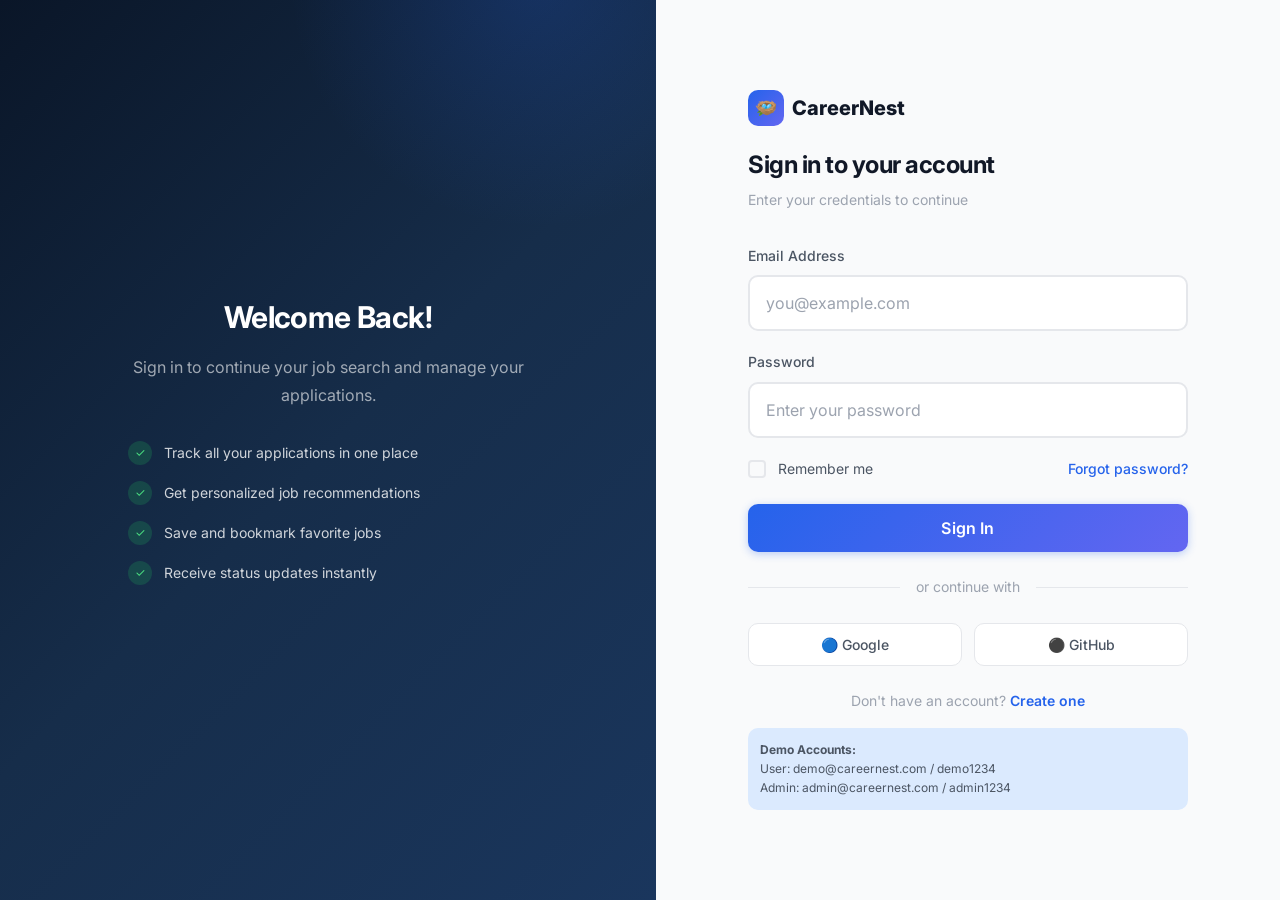
<file: frontend/login.html>
<!DOCTYPE html>
<html lang="en">
<head>
    <meta charset="UTF-8">
    <meta name="viewport" content="width=device-width, initial-scale=1.0">
    <meta name="description" content="Sign in to your CareerNest account to manage your job applications.">
    <title>Login — CareerNest</title>
    <link href="https://fonts.googleapis.com/css2?family=Inter:wght@400;500;600;700;800&display=swap" rel="stylesheet">
    <link rel="stylesheet" href="css/variables.css">
    <link rel="stylesheet" href="css/base.css">
    <link rel="stylesheet" href="css/components.css">
    <link rel="stylesheet" href="css/animations.css">
    <link rel="stylesheet" href="css/auth.css">
</head>
<body>
    <div class="auth-page">
        <div class="auth-decor">
            <div class="auth-decor-content">
                <h2>Welcome Back!</h2>
                <p>Sign in to continue your job search and manage your applications.</p>
                <ul class="auth-decor-features">
                    <li><span class="check-icon">✓</span> Track all your applications in one place</li>
                    <li><span class="check-icon">✓</span> Get personalized job recommendations</li>
                    <li><span class="check-icon">✓</span> Save and bookmark favorite jobs</li>
                    <li><span class="check-icon">✓</span> Receive status updates instantly</li>
                </ul>
            </div>
        </div>
        <div class="auth-form-section">
            <div class="auth-card">
                <div class="auth-card-header">
                    <a href="index.html" class="auth-logo">
                        <span class="logo-icon">🪺</span>
                        CareerNest
                    </a>
                    <h1>Sign in to your account</h1>
                    <p>Enter your credentials to continue</p>
                </div>
                <div class="auth-alert" id="login-alert"></div>
                <form class="auth-form" id="login-form">
                    <div class="form-group">
                        <label class="form-label" for="login-email">Email Address</label>
                        <input type="email" class="form-input" id="login-email" placeholder="you@example.com" required>
                    </div>
                    <div class="form-group">
                        <label class="form-label" for="login-password">Password</label>
                        <input type="password" class="form-input" id="login-password" placeholder="Enter your password" required>
                    </div>
                    <div class="form-row">
                        <label class="checkbox-label">
                            <input type="checkbox" id="remember-me"> Remember me
                        </label>
                        <a href="#">Forgot password?</a>
                    </div>
                    <button type="submit" class="btn btn-primary auth-submit">Sign In</button>
                </form>
                <div class="auth-divider">or continue with</div>
                <div class="social-login">
                    <button class="social-btn">🔵 Google</button>
                    <button class="social-btn">⚫ GitHub</button>
                </div>
                <div class="auth-footer">
                    Don't have an account? <a href="register.html">Create one</a>
                </div>
                <div style="margin-top: 16px; padding: 12px; background: var(--color-primary-light); border-radius: var(--radius-md); font-size: 12px; color: var(--text-secondary);">
                    <strong>Demo Accounts:</strong><br>
                    User: demo@careernest.com / demo1234<br>
                    Admin: admin@careernest.com / admin1234
                </div>
            </div>
        </div>
    </div>
    <script src="js/api.js"></script>
    <script src="js/utils.js"></script>
    <script src="js/auth.js"></script>
</body>
</html>
</file>
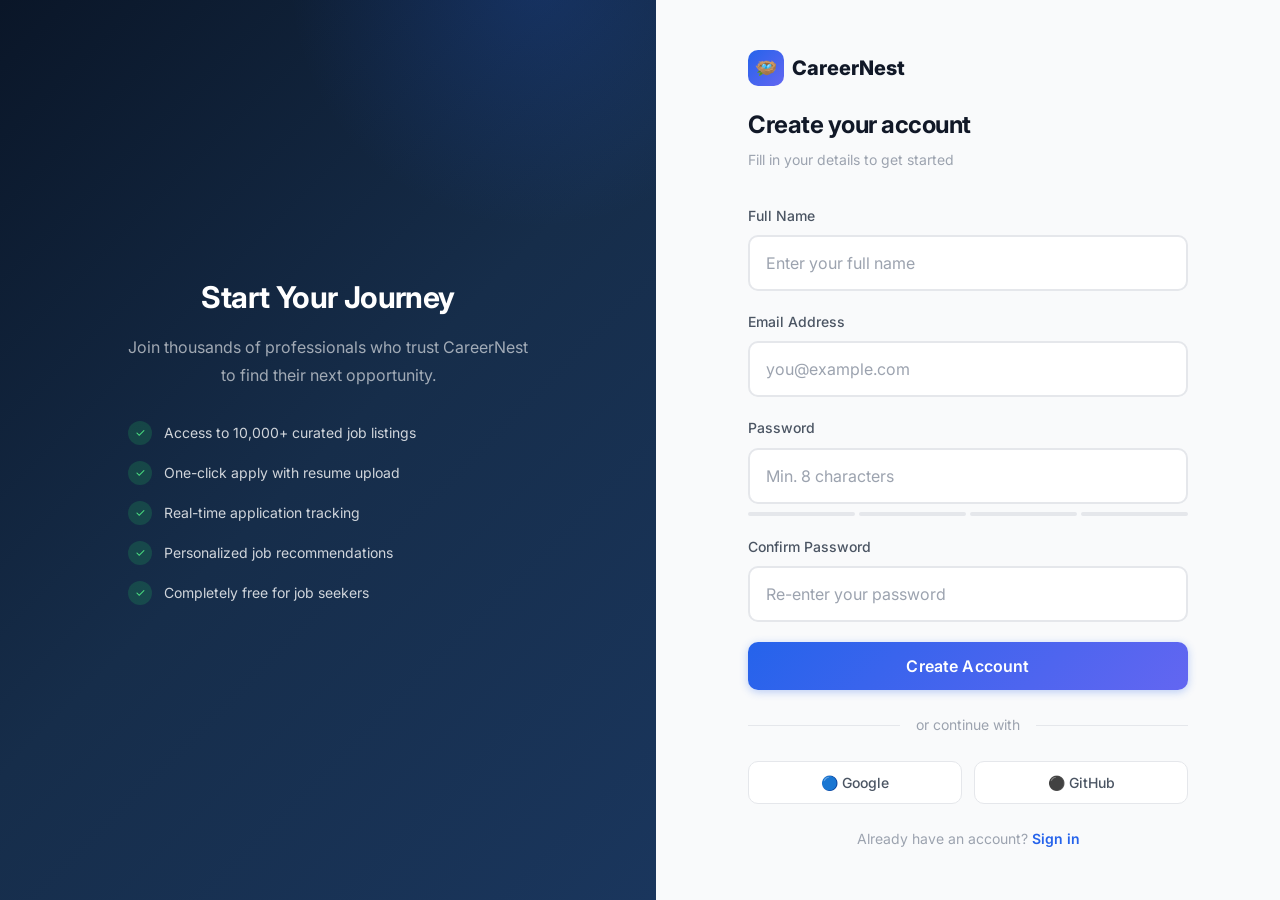
<file: frontend/register.html>
<!DOCTYPE html>
<html lang="en">
<head>
    <meta charset="UTF-8">
    <meta name="viewport" content="width=device-width, initial-scale=1.0">
    <meta name="description" content="Create your CareerNest account and start your job search journey.">
    <title>Register — CareerNest</title>
    <link href="https://fonts.googleapis.com/css2?family=Inter:wght@400;500;600;700;800&display=swap" rel="stylesheet">
    <link rel="stylesheet" href="css/variables.css">
    <link rel="stylesheet" href="css/base.css">
    <link rel="stylesheet" href="css/components.css">
    <link rel="stylesheet" href="css/animations.css">
    <link rel="stylesheet" href="css/auth.css">
</head>
<body>
    <div class="auth-page">
        <!-- Decorative Left Panel -->
        <div class="auth-decor">
            <div class="auth-decor-content">
                <h2>Start Your Journey</h2>
                <p>Join thousands of professionals who trust CareerNest to find their next opportunity.</p>
                <ul class="auth-decor-features">
                    <li><span class="check-icon">✓</span> Access to 10,000+ curated job listings</li>
                    <li><span class="check-icon">✓</span> One-click apply with resume upload</li>
                    <li><span class="check-icon">✓</span> Real-time application tracking</li>
                    <li><span class="check-icon">✓</span> Personalized job recommendations</li>
                    <li><span class="check-icon">✓</span> Completely free for job seekers</li>
                </ul>
            </div>
        </div>
        <!-- Registration Form -->
        <div class="auth-form-section">
            <div class="auth-card">
                <div class="auth-card-header">
                    <a href="index.html" class="auth-logo">
                        <span class="logo-icon">🪺</span>
                        CareerNest
                    </a>
                    <h1>Create your account</h1>
                    <p>Fill in your details to get started</p>
                </div>
                <div class="auth-alert" id="register-alert"></div>
                <form class="auth-form" id="register-form">
                    <div class="form-group">
                        <label class="form-label" for="reg-name">Full Name</label>
                        <input type="text" class="form-input" id="reg-name" placeholder="Enter your full name" required>
                    </div>
                    <div class="form-group">
                        <label class="form-label" for="reg-email">Email Address</label>
                        <input type="email" class="form-input" id="reg-email" placeholder="you@example.com" required>
                    </div>
                    <div class="form-group">
                        <label class="form-label" for="reg-password">Password</label>
                        <input type="password" class="form-input" id="reg-password" placeholder="Min. 8 characters" required minlength="8">
                        <div class="password-strength">
                            <div class="strength-bar"></div>
                            <div class="strength-bar"></div>
                            <div class="strength-bar"></div>
                            <div class="strength-bar"></div>
                        </div>
                        <span class="strength-text"></span>
                    </div>
                    <div class="form-group">
                        <label class="form-label" for="reg-confirm">Confirm Password</label>
                        <input type="password" class="form-input" id="reg-confirm" placeholder="Re-enter your password" required>
                    </div>
                    <button type="submit" class="btn btn-primary auth-submit">Create Account</button>
                </form>
                <div class="auth-divider">or continue with</div>
                <div class="social-login">
                    <button class="social-btn">🔵 Google</button>
                    <button class="social-btn">⚫ GitHub</button>
                </div>
                <div class="auth-footer">
                    Already have an account? <a href="login.html">Sign in</a>
                </div>
            </div>
        </div>
    </div>
    <script src="js/api.js"></script>
    <script src="js/utils.js"></script>
    <script src="js/auth.js"></script>
</body>
</html>
</file>
<file: frontend/css/variables.css>
/* ═══════════════════════════════════════════════════════
   CareerNest — Design Tokens & CSS Custom Properties
   ═══════════════════════════════════════════════════════
   A carefully curated set of design tokens that power
   the entire visual system. Every color, shadow, and
   spacing value flows from these variables.
   ═══════════════════════════════════════════════════════ */

:root {
    /* ── Color Palette ── */
    --color-navy-900: #070e1a;
    --color-navy-800: #0a1628;
    --color-navy-700: #0f2035;
    --color-navy-600: #162d4a;
    --color-navy-500: #1e3a5f;

    --color-blue-600: #1d4ed8;
    --color-blue-500: #2563eb;
    --color-blue-400: #3b82f6;
    --color-blue-300: #60a5fa;
    --color-blue-200: #93c5fd;
    --color-blue-100: #dbeafe;
    --color-blue-50:  #eff6ff;

    --color-indigo-600: #4f46e5;
    --color-indigo-500: #6366f1;
    --color-indigo-400: #818cf8;

    --color-cyan-500: #06b6d4;
    --color-cyan-400: #22d3ee;

    --color-green-500: #22c55e;
    --color-green-400: #4ade80;
    --color-green-100: #dcfce7;

    --color-amber-500: #f59e0b;
    --color-amber-400: #fbbf24;
    --color-amber-100: #fef3c7;

    --color-red-500: #ef4444;
    --color-red-400: #f87171;
    --color-red-100: #fee2e2;

    --color-gray-900: #111827;
    --color-gray-800: #1f2937;
    --color-gray-700: #374151;
    --color-gray-600: #4b5563;
    --color-gray-500: #6b7280;
    --color-gray-400: #9ca3af;
    --color-gray-300: #d1d5db;
    --color-gray-200: #e5e7eb;
    --color-gray-100: #f3f4f6;
    --color-gray-50:  #f9fafb;

    --color-white: #ffffff;

    /* ── Semantic Colors ── */
    --color-primary: var(--color-blue-500);
    --color-primary-hover: var(--color-blue-600);
    --color-primary-light: var(--color-blue-100);
    --color-secondary: var(--color-indigo-500);
    --color-accent: var(--color-cyan-500);

    --color-success: var(--color-green-500);
    --color-success-bg: var(--color-green-100);
    --color-warning: var(--color-amber-500);
    --color-warning-bg: var(--color-amber-100);
    --color-danger: var(--color-red-500);
    --color-danger-bg: var(--color-red-100);

    /* ── Surface Colors (Light Mode) ── */
    --surface-body: var(--color-gray-50);
    --surface-card: var(--color-white);
    --surface-elevated: var(--color-white);
    --surface-overlay: rgba(0, 0, 0, 0.45);
    --surface-glass: rgba(255, 255, 255, 0.72);
    --surface-glass-border: rgba(255, 255, 255, 0.25);

    /* ── Text Colors ── */
    --text-primary: var(--color-gray-900);
    --text-secondary: var(--color-gray-600);
    --text-muted: var(--color-gray-400);
    --text-inverse: var(--color-white);
    --text-link: var(--color-blue-500);

    /* ── Border ── */
    --border-color: var(--color-gray-200);
    --border-light: var(--color-gray-100);

    /* ── Gradients ── */
    --gradient-primary: linear-gradient(135deg, var(--color-blue-500) 0%, var(--color-indigo-500) 100%);
    --gradient-hero: linear-gradient(135deg, var(--color-navy-800) 0%, var(--color-navy-600) 50%, #1a365d 100%);
    --gradient-card-hover: linear-gradient(135deg, rgba(37, 99, 235, 0.04) 0%, rgba(99, 102, 241, 0.04) 100%);
    --gradient-accent: linear-gradient(135deg, var(--color-cyan-500), var(--color-blue-500));
    --gradient-neon: linear-gradient(135deg, #667eea 0%, #764ba2 100%);
    --gradient-glow: 0 0 20px rgba(37, 99, 235, 0.15);

    /* ── Shadows (Elevation System) ── */
    --shadow-xs: 0 1px 2px rgba(0, 0, 0, 0.04);
    --shadow-sm: 0 1px 3px rgba(0, 0, 0, 0.06), 0 1px 2px rgba(0, 0, 0, 0.04);
    --shadow-md: 0 4px 6px -1px rgba(0, 0, 0, 0.07), 0 2px 4px -1px rgba(0, 0, 0, 0.04);
    --shadow-lg: 0 10px 15px -3px rgba(0, 0, 0, 0.08), 0 4px 6px -2px rgba(0, 0, 0, 0.03);
    --shadow-xl: 0 20px 25px -5px rgba(0, 0, 0, 0.08), 0 10px 10px -5px rgba(0, 0, 0, 0.03);
    --shadow-2xl: 0 25px 50px -12px rgba(0, 0, 0, 0.15);
    --shadow-glow-blue: 0 0 25px rgba(37, 99, 235, 0.2);
    --shadow-glow-indigo: 0 0 25px rgba(99, 102, 241, 0.2);
    --shadow-inner: inset 0 2px 4px rgba(0, 0, 0, 0.05);

    /* ── Spacing Scale (based on 4px) ── */
    --space-1: 0.25rem;   /* 4px */
    --space-2: 0.5rem;    /* 8px */
    --space-3: 0.75rem;   /* 12px */
    --space-4: 1rem;      /* 16px */
    --space-5: 1.25rem;   /* 20px */
    --space-6: 1.5rem;    /* 24px */
    --space-8: 2rem;      /* 32px */
    --space-10: 2.5rem;   /* 40px */
    --space-12: 3rem;     /* 48px */
    --space-16: 4rem;     /* 64px */
    --space-20: 5rem;     /* 80px */
    --space-24: 6rem;     /* 96px */

    /* ── Typography ── */
    --font-family: 'Inter', -apple-system, BlinkMacSystemFont, 'Segoe UI', Roboto, sans-serif;
    --font-mono: 'JetBrains Mono', 'Fira Code', 'Consolas', monospace;

    --text-xs: 0.75rem;     /* 12px */
    --text-sm: 0.875rem;    /* 14px */
    --text-base: 1rem;      /* 16px */
    --text-lg: 1.125rem;    /* 18px */
    --text-xl: 1.25rem;     /* 20px */
    --text-2xl: 1.5rem;     /* 24px */
    --text-3xl: 1.875rem;   /* 30px */
    --text-4xl: 2.25rem;    /* 36px */
    --text-5xl: 3rem;       /* 48px */
    --text-6xl: 3.75rem;    /* 60px */

    --leading-tight: 1.25;
    --leading-snug: 1.375;
    --leading-normal: 1.6;
    --leading-relaxed: 1.75;

    --weight-normal: 400;
    --weight-medium: 500;
    --weight-semibold: 600;
    --weight-bold: 700;
    --weight-extrabold: 800;

    /* ── Border Radius ── */
    --radius-sm: 6px;
    --radius-md: 10px;
    --radius-lg: 16px;
    --radius-xl: 20px;
    --radius-2xl: 24px;
    --radius-pill: 50px;
    --radius-full: 50%;

    /* ── Transitions ── */
    --ease-out: cubic-bezier(0.16, 1, 0.3, 1);
    --ease-in-out: cubic-bezier(0.45, 0, 0.55, 1);
    --ease-spring: cubic-bezier(0.34, 1.56, 0.64, 1);

    --duration-fast: 150ms;
    --duration-normal: 250ms;
    --duration-slow: 400ms;
    --duration-slower: 600ms;

    /* ── Z-Index Scale ── */
    --z-dropdown: 100;
    --z-sticky: 200;
    --z-overlay: 300;
    --z-modal: 400;
    --z-toast: 500;

    /* ── Glassmorphism ── */
    --glass-bg: rgba(255, 255, 255, 0.72);
    --glass-border: 1px solid rgba(255, 255, 255, 0.25);
    --glass-blur: blur(16px);
    --glass-shadow: 0 8px 32px rgba(0, 0, 0, 0.06);

    /* ── Navbar ── */
    --navbar-height: 72px;

    /* ── Sidebar ── */
    --sidebar-width: 260px;
    --sidebar-collapsed: 72px;
}

/* ═══════════════════════════════════════════════════════
   Dark Mode Overrides
   ═══════════════════════════════════════════════════════ */

[data-theme="dark"] {
    --surface-body: var(--color-navy-900);
    --surface-card: rgba(15, 32, 53, 0.9);
    --surface-elevated: var(--color-navy-700);
    --surface-overlay: rgba(0, 0, 0, 0.6);
    --surface-glass: rgba(15, 32, 53, 0.8);
    --surface-glass-border: rgba(255, 255, 255, 0.08);

    --text-primary: var(--color-gray-100);
    --text-secondary: var(--color-gray-400);
    --text-muted: var(--color-gray-500);

    --border-color: rgba(255, 255, 255, 0.08);
    --border-light: rgba(255, 255, 255, 0.04);

    --glass-bg: rgba(15, 32, 53, 0.8);
    --glass-border: 1px solid rgba(255, 255, 255, 0.08);
    --glass-shadow: 0 8px 32px rgba(0, 0, 0, 0.2);

    --shadow-sm: 0 1px 3px rgba(0, 0, 0, 0.2);
    --shadow-md: 0 4px 6px -1px rgba(0, 0, 0, 0.25);
    --shadow-lg: 0 10px 15px -3px rgba(0, 0, 0, 0.3);
    --shadow-xl: 0 20px 25px -5px rgba(0, 0, 0, 0.35);
    --shadow-inner: inset 0 2px 4px rgba(0, 0, 0, 0.15);

    --gradient-card-hover: linear-gradient(135deg, rgba(37, 99, 235, 0.08) 0%, rgba(99, 102, 241, 0.08) 100%);
    
    --color-success-bg: rgba(34, 197, 94, 0.15);
    --color-warning-bg: rgba(245, 158, 11, 0.15);
    --color-danger-bg: rgba(239, 68, 68, 0.15);
}
</file>
<file: frontend/css/base.css>
/* ═══════════════════════════════════════════════════════
   CareerNest — Base Styles
   Reset, Typography, and Utility Classes
   ═══════════════════════════════════════════════════════ */

/* ── Modern CSS Reset ── */
*,
*::before,
*::after {
    margin: 0;
    padding: 0;
    box-sizing: border-box;
}

html {
    scroll-behavior: smooth;
    -webkit-text-size-adjust: 100%;
    font-size: 16px;
}

body {
    font-family: var(--font-family);
    font-size: var(--text-base);
    line-height: var(--leading-normal);
    color: var(--text-primary);
    background-color: var(--surface-body);
    -webkit-font-smoothing: antialiased;
    -moz-osx-font-smoothing: grayscale;
    text-rendering: optimizeLegibility;
    overflow-x: hidden;
    transition: background-color var(--duration-slow) var(--ease-out),
                color var(--duration-slow) var(--ease-out);
}

img,
svg {
    display: block;
    max-width: 100%;
    height: auto;
}

a {
    color: var(--text-link);
    text-decoration: none;
    transition: color var(--duration-fast) var(--ease-out);
}

a:hover {
    color: var(--color-primary-hover);
}

button {
    cursor: pointer;
    font-family: inherit;
    font-size: inherit;
    border: none;
    background: none;
    outline: none;
}

input,
textarea,
select {
    font-family: inherit;
    font-size: inherit;
    outline: none;
}

ul,
ol {
    list-style: none;
}

::selection {
    background-color: var(--color-blue-200);
    color: var(--color-navy-800);
}

[data-theme="dark"] ::selection {
    background-color: var(--color-blue-600);
    color: var(--color-white);
}

/* ── Custom Scrollbar ── */
::-webkit-scrollbar {
    width: 8px;
    height: 8px;
}

::-webkit-scrollbar-track {
    background: transparent;
}

::-webkit-scrollbar-thumb {
    background: var(--color-gray-300);
    border-radius: 4px;
}

::-webkit-scrollbar-thumb:hover {
    background: var(--color-gray-400);
}

[data-theme="dark"] ::-webkit-scrollbar-thumb {
    background: var(--color-gray-700);
}

[data-theme="dark"] ::-webkit-scrollbar-thumb:hover {
    background: var(--color-gray-600);
}

/* ── Typography ── */
h1, h2, h3, h4, h5, h6 {
    font-weight: var(--weight-bold);
    line-height: var(--leading-tight);
    color: var(--text-primary);
    letter-spacing: -0.02em;
}

h1 { font-size: var(--text-5xl); }
h2 { font-size: var(--text-4xl); }
h3 { font-size: var(--text-3xl); }
h4 { font-size: var(--text-2xl); }
h5 { font-size: var(--text-xl); }
h6 { font-size: var(--text-lg); }

p {
    color: var(--text-secondary);
    line-height: var(--leading-relaxed);
}

.text-xs { font-size: var(--text-xs); }
.text-sm { font-size: var(--text-sm); }
.text-base { font-size: var(--text-base); }
.text-lg { font-size: var(--text-lg); }
.text-xl { font-size: var(--text-xl); }
.text-2xl { font-size: var(--text-2xl); }

.font-medium { font-weight: var(--weight-medium); }
.font-semibold { font-weight: var(--weight-semibold); }
.font-bold { font-weight: var(--weight-bold); }
.font-extrabold { font-weight: var(--weight-extrabold); }

.text-center { text-align: center; }
.text-right { text-align: right; }
.text-left { text-align: left; }

.text-primary { color: var(--text-primary); }
.text-secondary { color: var(--text-secondary); }
.text-muted { color: var(--text-muted); }
.text-accent { color: var(--color-primary); }
.text-gradient {
    background: var(--gradient-primary);
    -webkit-background-clip: text;
    -webkit-text-fill-color: transparent;
    background-clip: text;
}

/* ── Spacing Utilities ── */
.mt-1 { margin-top: var(--space-1); }
.mt-2 { margin-top: var(--space-2); }
.mt-3 { margin-top: var(--space-3); }
.mt-4 { margin-top: var(--space-4); }
.mt-6 { margin-top: var(--space-6); }
.mt-8 { margin-top: var(--space-8); }

.mb-1 { margin-bottom: var(--space-1); }
.mb-2 { margin-bottom: var(--space-2); }
.mb-3 { margin-bottom: var(--space-3); }
.mb-4 { margin-bottom: var(--space-4); }
.mb-6 { margin-bottom: var(--space-6); }
.mb-8 { margin-bottom: var(--space-8); }

.p-2 { padding: var(--space-2); }
.p-3 { padding: var(--space-3); }
.p-4 { padding: var(--space-4); }
.p-6 { padding: var(--space-6); }
.p-8 { padding: var(--space-8); }

.gap-1 { gap: var(--space-1); }
.gap-2 { gap: var(--space-2); }
.gap-3 { gap: var(--space-3); }
.gap-4 { gap: var(--space-4); }
.gap-6 { gap: var(--space-6); }

/* ── Display Utilities ── */
.flex { display: flex; }
.flex-col { flex-direction: column; }
.flex-wrap { flex-wrap: wrap; }
.items-center { align-items: center; }
.items-start { align-items: flex-start; }
.justify-center { justify-content: center; }
.justify-between { justify-content: space-between; }
.justify-end { justify-content: flex-end; }
.flex-1 { flex: 1; }

.grid { display: grid; }

.hidden { display: none; }
.block { display: block; }
.inline-block { display: inline-block; }

.relative { position: relative; }
.absolute { position: absolute; }

.w-full { width: 100%; }
.h-full { height: 100%; }

.overflow-hidden { overflow: hidden; }
.truncate {
    overflow: hidden;
    text-overflow: ellipsis;
    white-space: nowrap;
}

/* ── Visual Utilities ── */
.rounded-sm { border-radius: var(--radius-sm); }
.rounded-md { border-radius: var(--radius-md); }
.rounded-lg { border-radius: var(--radius-lg); }
.rounded-xl { border-radius: var(--radius-xl); }
.rounded-pill { border-radius: var(--radius-pill); }
.rounded-full { border-radius: var(--radius-full); }

.shadow-sm { box-shadow: var(--shadow-sm); }
.shadow-md { box-shadow: var(--shadow-md); }
.shadow-lg { box-shadow: var(--shadow-lg); }
.shadow-xl { box-shadow: var(--shadow-xl); }

/* ── Divider ── */
.divider {
    height: 1px;
    background: var(--border-color);
    border: none;
    margin: var(--space-6) 0;
}

/* ── SR Only ── */
.sr-only {
    position: absolute;
    width: 1px;
    height: 1px;
    padding: 0;
    margin: -1px;
    overflow: hidden;
    clip: rect(0, 0, 0, 0);
    border: 0;
}
</file>
<file: frontend/css/components.css>
/* ═══════════════════════════════════════════════════════
   CareerNest — Reusable UI Components
   ═══════════════════════════════════════════════════════ */

/* ── Buttons ── */
.btn {
    display: inline-flex;
    align-items: center;
    justify-content: center;
    gap: var(--space-2);
    padding: 12px 28px;
    font-weight: var(--weight-semibold);
    font-size: var(--text-sm);
    line-height: 1;
    border-radius: var(--radius-md);
    transition: all var(--duration-normal) var(--ease-out);
    position: relative;
    overflow: hidden;
    white-space: nowrap;
    letter-spacing: 0.01em;
}

.btn::after {
    content: '';
    position: absolute;
    inset: 0;
    background: linear-gradient(135deg, rgba(255,255,255,0.15), transparent);
    opacity: 0;
    transition: opacity var(--duration-fast);
}

.btn:hover::after { opacity: 1; }
.btn:active { transform: scale(0.97); }

.btn-primary {
    background: var(--gradient-primary);
    color: var(--color-white);
    box-shadow: 0 2px 8px rgba(37, 99, 235, 0.3);
}
.btn-primary:hover {
    box-shadow: 0 6px 20px rgba(37, 99, 235, 0.4);
    transform: translateY(-2px);
    color: var(--color-white);
}

.btn-secondary {
    background: var(--surface-card);
    color: var(--text-primary);
    border: 1px solid var(--border-color);
    box-shadow: var(--shadow-sm);
}
.btn-secondary:hover {
    border-color: var(--color-primary);
    color: var(--color-primary);
    box-shadow: var(--shadow-md);
    transform: translateY(-1px);
}

.btn-outline {
    background: transparent;
    color: var(--color-primary);
    border: 2px solid var(--color-primary);
}
.btn-outline:hover {
    background: var(--color-primary);
    color: var(--color-white);
    transform: translateY(-2px);
    box-shadow: 0 6px 20px rgba(37, 99, 235, 0.3);
}

.btn-ghost {
    background: transparent;
    color: var(--text-secondary);
    padding: 10px 16px;
}
.btn-ghost:hover {
    background: var(--color-gray-100);
    color: var(--text-primary);
}
[data-theme="dark"] .btn-ghost:hover { background: rgba(255,255,255,0.06); }

.btn-danger { background: var(--color-danger); color: var(--color-white); }
.btn-danger:hover {
    background: var(--color-red-400);
    transform: translateY(-2px);
    box-shadow: 0 6px 20px rgba(239, 68, 68, 0.3);
}

.btn-sm { padding: 8px 18px; font-size: var(--text-xs); border-radius: var(--radius-sm); }
.btn-lg { padding: 16px 36px; font-size: var(--text-base); border-radius: var(--radius-lg); }
.btn-icon { width: 40px; height: 40px; padding: 0; border-radius: var(--radius-md); font-size: var(--text-lg); }

.btn-loading { pointer-events: none; opacity: 0.7; }
.btn-loading .btn-text { visibility: hidden; }
.btn-loading::before {
    content: '';
    position: absolute;
    width: 18px; height: 18px;
    border: 2px solid rgba(255,255,255,0.3);
    border-top-color: white;
    border-radius: 50%;
    animation: spin 0.7s linear infinite;
}

/* ── Cards ── */
.card {
    background: var(--surface-card);
    border-radius: var(--radius-lg);
    border: 1px solid var(--border-color);
    box-shadow: var(--shadow-sm);
    transition: all var(--duration-normal) var(--ease-out);
    overflow: hidden;
}
.card:hover { box-shadow: var(--shadow-lg); }

.card-glass {
    background: var(--glass-bg);
    backdrop-filter: var(--glass-blur);
    -webkit-backdrop-filter: var(--glass-blur);
    border: var(--glass-border);
    box-shadow: var(--glass-shadow);
    border-radius: var(--radius-xl);
}

.card-body { padding: var(--space-6); }

.card-hover:hover {
    transform: translateY(-4px);
    box-shadow: var(--shadow-xl);
    border-color: rgba(37, 99, 235, 0.2);
}

/* ── Form Inputs ── */
.form-group { position: relative; margin-bottom: var(--space-5); }

.form-input {
    width: 100%;
    padding: 14px 16px;
    font-size: var(--text-base);
    color: var(--text-primary);
    background: var(--surface-card);
    border: 2px solid var(--border-color);
    border-radius: var(--radius-md);
    transition: all var(--duration-normal) var(--ease-out);
}
.form-input:focus {
    border-color: var(--color-primary);
    box-shadow: 0 0 0 4px rgba(37, 99, 235, 0.1);
}
.form-input::placeholder { color: var(--text-muted); }
.form-input.error { border-color: var(--color-danger); box-shadow: 0 0 0 4px rgba(239,68,68,0.1); }

.form-label {
    display: block;
    margin-bottom: var(--space-2);
    font-size: var(--text-sm);
    font-weight: var(--weight-medium);
    color: var(--text-secondary);
}

.floating-label { position: relative; }
.floating-label .form-input { padding-top: 22px; padding-bottom: 8px; }
.floating-label .form-input:focus + .float-label,
.floating-label .form-input:not(:placeholder-shown) + .float-label {
    top: 6px; font-size: var(--text-xs); color: var(--color-primary); font-weight: var(--weight-semibold);
}
.float-label {
    position: absolute; left: 18px; top: 50%; transform: translateY(-50%);
    font-size: var(--text-base); color: var(--text-muted); pointer-events: none;
    transition: all var(--duration-normal) var(--ease-out);
}

.form-error { display: block; margin-top: var(--space-1); font-size: var(--text-xs); color: var(--color-danger); }
.form-textarea { resize: vertical; min-height: 120px; }

.form-select {
    width: 100%; padding: 14px 40px 14px 16px;
    font-size: var(--text-base); color: var(--text-primary);
    background: var(--surface-card); border: 2px solid var(--border-color);
    border-radius: var(--radius-md); appearance: none;
    background-image: url("data:image/svg+xml,%3Csvg xmlns='http://www.w3.org/2000/svg' width='12' height='8' viewBox='0 0 12 8'%3E%3Cpath fill='%236b7280' d='M1.41 0L6 4.58 10.59 0 12 1.41l-6 6-6-6z'/%3E%3C/svg%3E");
    background-repeat: no-repeat; background-position: right 16px center;
    cursor: pointer; transition: all var(--duration-normal) var(--ease-out);
}
.form-select:focus { border-color: var(--color-primary); box-shadow: 0 0 0 4px rgba(37,99,235,0.1); }

/* ── Badges ── */
.badge {
    display: inline-flex; align-items: center; gap: 6px;
    padding: 4px 12px; font-size: var(--text-xs);
    font-weight: var(--weight-semibold); border-radius: var(--radius-pill);
}
.badge-primary { background: var(--color-primary-light); color: var(--color-blue-600); }
.badge-success { background: var(--color-success-bg); color: var(--color-green-500); }
.badge-warning { background: var(--color-warning-bg); color: var(--color-amber-500); }
.badge-danger { background: var(--color-danger-bg); color: var(--color-danger); }
.badge-neutral { background: var(--color-gray-100); color: var(--color-gray-600); }
[data-theme="dark"] .badge-neutral { background: rgba(255,255,255,0.08); color: var(--color-gray-400); }

/* ── Toast Notifications ── */
.toast-container {
    position: fixed; top: var(--space-6); right: var(--space-6);
    z-index: var(--z-toast); display: flex; flex-direction: column;
    gap: var(--space-3); pointer-events: none;
}
.toast {
    display: flex; align-items: center; gap: var(--space-3);
    padding: var(--space-4) var(--space-5); min-width: 320px; max-width: 420px;
    background: var(--surface-card); border-radius: var(--radius-md);
    box-shadow: var(--shadow-xl); border-left: 4px solid var(--color-primary);
    pointer-events: auto; animation: slideInRight var(--duration-slow) var(--ease-spring);
    position: relative; overflow: hidden;
}
.toast-success { border-left-color: var(--color-success); }
.toast-error { border-left-color: var(--color-danger); }
.toast-warning { border-left-color: var(--color-warning); }
.toast-icon { font-size: var(--text-xl); flex-shrink: 0; }
.toast-content { flex: 1; }
.toast-title { font-size: var(--text-sm); font-weight: var(--weight-semibold); color: var(--text-primary); }
.toast-message { font-size: var(--text-xs); color: var(--text-secondary); margin-top: 2px; }
.toast-close { padding: 4px; color: var(--text-muted); cursor: pointer; border-radius: var(--radius-sm); }
.toast-close:hover { color: var(--text-primary); }
.toast-progress { position: absolute; bottom: 0; left: 0; height: 3px; background: var(--color-primary); animation: toastProgress 4s linear forwards; }
.toast-exit { animation: slideOutRight var(--duration-normal) var(--ease-out) forwards; }

/* ── Modal ── */
.modal-overlay {
    position: fixed; inset: 0; background: var(--surface-overlay);
    backdrop-filter: blur(4px); z-index: var(--z-modal);
    display: flex; align-items: center; justify-content: center;
    padding: var(--space-6); opacity: 0; visibility: hidden;
    transition: all var(--duration-normal) var(--ease-out);
}
.modal-overlay.active { opacity: 1; visibility: visible; }
.modal {
    background: var(--surface-card); border-radius: var(--radius-xl);
    box-shadow: var(--shadow-2xl); width: 100%; max-width: 560px;
    max-height: 90vh; overflow-y: auto;
    transform: scale(0.95) translateY(10px);
    transition: transform var(--duration-normal) var(--ease-spring);
}
.modal-overlay.active .modal { transform: scale(1) translateY(0); }
.modal-header { display: flex; align-items: center; justify-content: space-between; padding: var(--space-6); border-bottom: 1px solid var(--border-color); }
.modal-title { font-size: var(--text-xl); font-weight: var(--weight-bold); }
.modal-close { width: 36px; height: 36px; display: flex; align-items: center; justify-content: center; border-radius: var(--radius-md); color: var(--text-muted); font-size: var(--text-lg); transition: all var(--duration-fast); }
.modal-close:hover { background: var(--color-gray-100); color: var(--text-primary); }
[data-theme="dark"] .modal-close:hover { background: rgba(255,255,255,0.06); }
.modal-body { padding: var(--space-6); }
.modal-footer { display: flex; justify-content: flex-end; gap: var(--space-3); padding: var(--space-4) var(--space-6); border-top: 1px solid var(--border-color); }

/* ── Skeleton Loading ── */
.skeleton {
    background: linear-gradient(90deg, var(--color-gray-200) 25%, var(--color-gray-100) 50%, var(--color-gray-200) 75%);
    background-size: 200% 100%; animation: shimmer 1.5s ease-in-out infinite; border-radius: var(--radius-sm);
}
[data-theme="dark"] .skeleton { background: linear-gradient(90deg, rgba(255,255,255,0.04) 25%, rgba(255,255,255,0.08) 50%, rgba(255,255,255,0.04) 75%); background-size: 200% 100%; }
.skeleton-text { height: 14px; width: 100%; margin-bottom: 10px; }
.skeleton-text.short { width: 60%; }
.skeleton-heading { height: 22px; width: 75%; margin-bottom: 16px; }
.skeleton-avatar { width: 48px; height: 48px; border-radius: var(--radius-full); }

/* ── Avatar ── */
.avatar {
    width: 40px; height: 40px; border-radius: var(--radius-full);
    background: var(--gradient-primary); color: var(--color-white);
    display: flex; align-items: center; justify-content: center;
    font-weight: var(--weight-bold); font-size: var(--text-sm);
    flex-shrink: 0; text-transform: uppercase; overflow: hidden;
}
.avatar img { width: 100%; height: 100%; object-fit: cover; }
.avatar-lg { width: 56px; height: 56px; font-size: var(--text-xl); }
.avatar-xl { width: 80px; height: 80px; font-size: var(--text-2xl); }

/* ── Dropdown ── */
.dropdown { position: relative; }
.dropdown-menu {
    position: absolute; top: calc(100% + 8px); right: 0; min-width: 220px;
    background: var(--surface-card); border: 1px solid var(--border-color);
    border-radius: var(--radius-lg); box-shadow: var(--shadow-xl);
    padding: var(--space-2); opacity: 0; visibility: hidden;
    transform: translateY(-8px) scale(0.97);
    transition: all var(--duration-normal) var(--ease-spring); z-index: var(--z-dropdown);
}
.dropdown-menu.active { opacity: 1; visibility: visible; transform: translateY(0) scale(1); }
.dropdown-item {
    display: flex; align-items: center; gap: var(--space-3);
    padding: 10px 14px; font-size: var(--text-sm); color: var(--text-secondary);
    border-radius: var(--radius-sm); transition: all var(--duration-fast);
    cursor: pointer; width: 100%; text-align: left;
}
.dropdown-item:hover { background: var(--color-gray-100); color: var(--text-primary); }
[data-theme="dark"] .dropdown-item:hover { background: rgba(255,255,255,0.06); }
.dropdown-divider { height: 1px; background: var(--border-color); margin: var(--space-2) 0; }

/* ── Empty State ── */
.empty-state { display: flex; flex-direction: column; align-items: center; justify-content: center; padding: var(--space-16) var(--space-8); text-align: center; }
.empty-state-icon { font-size: 64px; margin-bottom: var(--space-6); opacity: 0.4; }
.empty-state-title { font-size: var(--text-xl); font-weight: var(--weight-semibold); color: var(--text-primary); margin-bottom: var(--space-2); }
.empty-state-text { font-size: var(--text-sm); color: var(--text-muted); max-width: 400px; margin-bottom: var(--space-6); }

/* ── Stats Card ── */
.stat-card {
    background: var(--surface-card); border-radius: var(--radius-lg);
    border: 1px solid var(--border-color); padding: var(--space-6);
    box-shadow: var(--shadow-sm); transition: all var(--duration-normal) var(--ease-out);
    position: relative; overflow: hidden;
}
.stat-card::before { content: ''; position: absolute; top: 0; left: 0; right: 0; height: 3px; background: var(--gradient-primary); opacity: 0; transition: opacity var(--duration-normal); }
.stat-card:hover { transform: translateY(-2px); box-shadow: var(--shadow-lg); }
.stat-card:hover::before { opacity: 1; }
.stat-icon { width: 48px; height: 48px; border-radius: var(--radius-md); display: flex; align-items: center; justify-content: center; font-size: var(--text-xl); margin-bottom: var(--space-4); }
.stat-value { font-size: var(--text-3xl); font-weight: var(--weight-extrabold); color: var(--text-primary); line-height: 1; margin-bottom: var(--space-1); }
.stat-label { font-size: var(--text-sm); color: var(--text-muted); font-weight: var(--weight-medium); }

/* ── File Upload ── */
.file-upload {
    position: relative; border: 2px dashed var(--border-color);
    border-radius: var(--radius-lg); padding: var(--space-8);
    text-align: center; cursor: pointer; transition: all var(--duration-normal) var(--ease-out);
}
.file-upload:hover { border-color: var(--color-primary); background: rgba(37,99,235,0.03); }
.file-upload.dragover { border-color: var(--color-primary); background: rgba(37,99,235,0.06); transform: scale(1.01); }
.file-upload input[type="file"] { position: absolute; inset: 0; opacity: 0; cursor: pointer; }
.file-upload-icon { font-size: 40px; margin-bottom: var(--space-3); opacity: 0.5; }
.file-upload-text { font-size: var(--text-sm); color: var(--text-secondary); }
.file-upload-text strong { color: var(--color-primary); }

/* ── Tabs ── */
.tabs { display: flex; gap: var(--space-1); border-bottom: 2px solid var(--border-color); margin-bottom: var(--space-6); }
.tab { padding: var(--space-3) var(--space-5); font-size: var(--text-sm); font-weight: var(--weight-medium); color: var(--text-muted); border-bottom: 2px solid transparent; margin-bottom: -2px; cursor: pointer; transition: all var(--duration-normal); }
.tab:hover { color: var(--text-primary); }
.tab.active { color: var(--color-primary); border-bottom-color: var(--color-primary); font-weight: var(--weight-semibold); }

/* ── Checkbox ── */
.checkbox-label { display: flex; align-items: center; gap: var(--space-3); font-size: var(--text-sm); color: var(--text-secondary); cursor: pointer; user-select: none; }
.checkbox-label input[type="checkbox"] { width: 18px; height: 18px; border-radius: 4px; border: 2px solid var(--border-color); appearance: none; cursor: pointer; transition: all var(--duration-fast); position: relative; flex-shrink: 0; }
.checkbox-label input[type="checkbox"]:checked { background: var(--color-primary); border-color: var(--color-primary); }
.checkbox-label input[type="checkbox"]:checked::after { content: '✓'; position: absolute; top: 50%; left: 50%; transform: translate(-50%,-50%); color: white; font-size: 11px; font-weight: bold; }

/* ── Pagination ── */
.pagination { display: flex; align-items: center; justify-content: center; gap: var(--space-2); margin-top: var(--space-8); }
.page-btn { width: 40px; height: 40px; display: flex; align-items: center; justify-content: center; border-radius: var(--radius-md); font-size: var(--text-sm); font-weight: var(--weight-medium); color: var(--text-secondary); background: var(--surface-card); border: 1px solid var(--border-color); transition: all var(--duration-fast); cursor: pointer; }
.page-btn:hover { border-color: var(--color-primary); color: var(--color-primary); }
.page-btn.active { background: var(--gradient-primary); color: var(--color-white); border-color: transparent; }
.page-btn:disabled { opacity: 0.4; cursor: not-allowed; }
</file>
<file: frontend/css/animations.css>
/* ═══════════════════════════════════════════════════════
   CareerNest — Animations & Keyframes
   ═══════════════════════════════════════════════════════ */

@keyframes fadeInUp {
    from { opacity: 0; transform: translateY(30px); }
    to   { opacity: 1; transform: translateY(0); }
}

@keyframes fadeInDown {
    from { opacity: 0; transform: translateY(-20px); }
    to   { opacity: 1; transform: translateY(0); }
}

@keyframes fadeIn {
    from { opacity: 0; }
    to   { opacity: 1; }
}

@keyframes slideInLeft {
    from { opacity: 0; transform: translateX(-30px); }
    to   { opacity: 1; transform: translateX(0); }
}

@keyframes slideInRight {
    from { opacity: 0; transform: translateX(30px); }
    to   { opacity: 1; transform: translateX(0); }
}

@keyframes slideOutRight {
    from { opacity: 1; transform: translateX(0); }
    to   { opacity: 0; transform: translateX(100px); }
}

@keyframes shimmer {
    0%   { background-position: -200% 0; }
    100% { background-position: 200% 0; }
}

@keyframes float {
    0%, 100% { transform: translateY(0); }
    50%      { transform: translateY(-12px); }
}

@keyframes pulse {
    0%, 100% { opacity: 1; }
    50%      { opacity: 0.5; }
}

@keyframes glow {
    0%, 100% { box-shadow: 0 0 5px rgba(37, 99, 235, 0.2); }
    50%      { box-shadow: 0 0 20px rgba(37, 99, 235, 0.4); }
}

@keyframes spin {
    to { transform: rotate(360deg); }
}

@keyframes toastProgress {
    from { width: 100%; }
    to   { width: 0%; }
}

@keyframes scaleIn {
    from { opacity: 0; transform: scale(0.9); }
    to   { opacity: 1; transform: scale(1); }
}

@keyframes bounceIn {
    0%   { opacity: 0; transform: scale(0.3); }
    50%  { opacity: 1; transform: scale(1.05); }
    70%  { transform: scale(0.95); }
    100% { transform: scale(1); }
}

@keyframes ripple {
    to {
        transform: scale(4);
        opacity: 0;
    }
}

@keyframes gradientShift {
    0%   { background-position: 0% 50%; }
    50%  { background-position: 100% 50%; }
    100% { background-position: 0% 50%; }
}

@keyframes countUp {
    from { opacity: 0; transform: translateY(10px); }
    to   { opacity: 1; transform: translateY(0); }
}

/* ── Scroll Reveal Classes ── */
.reveal {
    opacity: 0;
    transform: translateY(30px);
    transition: opacity 0.7s var(--ease-out), transform 0.7s var(--ease-out);
}

.reveal.revealed {
    opacity: 1;
    transform: translateY(0);
}

.reveal-left {
    opacity: 0;
    transform: translateX(-30px);
    transition: opacity 0.7s var(--ease-out), transform 0.7s var(--ease-out);
}

.reveal-left.revealed {
    opacity: 1;
    transform: translateX(0);
}

.reveal-right {
    opacity: 0;
    transform: translateX(30px);
    transition: opacity 0.7s var(--ease-out), transform 0.7s var(--ease-out);
}

.reveal-right.revealed {
    opacity: 1;
    transform: translateX(0);
}

.reveal-scale {
    opacity: 0;
    transform: scale(0.92);
    transition: opacity 0.6s var(--ease-out), transform 0.6s var(--ease-out);
}

.reveal-scale.revealed {
    opacity: 1;
    transform: scale(1);
}

/* ── Stagger animation delays ── */
.delay-1 { transition-delay: 0.1s; }
.delay-2 { transition-delay: 0.2s; }
.delay-3 { transition-delay: 0.3s; }
.delay-4 { transition-delay: 0.4s; }
.delay-5 { transition-delay: 0.5s; }
.delay-6 { transition-delay: 0.6s; }
</file>
<file: frontend/css/layout.css>
/* ═══════════════════════════════════════════════════════
   CareerNest — Layout System
   Container, Navbar, Sidebar, Grid, Footer, Responsive
   ═══════════════════════════════════════════════════════ */

/* ── Container ── */
.container {
    width: 100%;
    max-width: 1200px;
    margin: 0 auto;
    padding: 0 var(--space-6);
}

.container-lg { max-width: 1360px; }
.container-sm { max-width: 800px; }

/* ── Navbar ── */
.navbar {
    position: fixed;
    top: 0;
    left: 0;
    right: 0;
    height: var(--navbar-height);
    display: flex;
    align-items: center;
    z-index: var(--z-sticky);
    transition: all var(--duration-normal) var(--ease-out);
    background: transparent;
}

.navbar.scrolled {
    background: var(--glass-bg);
    backdrop-filter: var(--glass-blur);
    -webkit-backdrop-filter: var(--glass-blur);
    border-bottom: var(--glass-border);
    box-shadow: var(--shadow-sm);
}

.navbar-inner {
    display: flex;
    align-items: center;
    justify-content: space-between;
    width: 100%;
    max-width: 1360px;
    margin: 0 auto;
    padding: 0 var(--space-6);
}

.navbar-logo {
    display: flex;
    align-items: center;
    gap: var(--space-2);
    font-size: var(--text-xl);
    font-weight: var(--weight-extrabold);
    color: var(--text-primary);
    letter-spacing: -0.02em;
    text-decoration: none;
}

.navbar-logo .logo-icon {
    width: 36px;
    height: 36px;
    background: var(--gradient-primary);
    border-radius: var(--radius-md);
    display: flex;
    align-items: center;
    justify-content: center;
    color: white;
    font-size: var(--text-lg);
}

.navbar-links {
    display: flex;
    align-items: center;
    gap: var(--space-8);
}

.navbar-links a {
    font-size: var(--text-sm);
    font-weight: var(--weight-medium);
    color: var(--text-secondary);
    transition: color var(--duration-fast);
    position: relative;
}

.navbar-links a::after {
    content: '';
    position: absolute;
    bottom: -4px;
    left: 0;
    width: 0;
    height: 2px;
    background: var(--gradient-primary);
    border-radius: 1px;
    transition: width var(--duration-normal) var(--ease-out);
}

.navbar-links a:hover { color: var(--text-primary); }
.navbar-links a:hover::after { width: 100%; }
.navbar-links a.active { color: var(--color-primary); }
.navbar-links a.active::after { width: 100%; }

.navbar-actions {
    display: flex;
    align-items: center;
    gap: var(--space-3);
}

/* Mobile menu toggle */
.menu-toggle {
    display: none;
    flex-direction: column;
    gap: 5px;
    padding: 8px;
    cursor: pointer;
}

.menu-toggle span {
    width: 22px;
    height: 2px;
    background: var(--text-primary);
    border-radius: 2px;
    transition: all var(--duration-normal) var(--ease-out);
}

.menu-toggle.active span:nth-child(1) { transform: rotate(45deg) translate(5px, 5px); }
.menu-toggle.active span:nth-child(2) { opacity: 0; }
.menu-toggle.active span:nth-child(3) { transform: rotate(-45deg) translate(5px, -5px); }

/* ── Dashboard Layout ── */
.dashboard-layout {
    display: flex;
    min-height: 100vh;
    padding-top: var(--navbar-height);
}

/* ── Sidebar ── */
.sidebar {
    width: var(--sidebar-width);
    background: var(--surface-card);
    border-right: 1px solid var(--border-color);
    padding: var(--space-6) 0;
    position: fixed;
    top: var(--navbar-height);
    left: 0;
    bottom: 0;
    overflow-y: auto;
    transition: all var(--duration-normal) var(--ease-out);
    z-index: 50;
}

.sidebar-nav {
    padding: 0 var(--space-3);
}

.sidebar-section {
    margin-bottom: var(--space-6);
}

.sidebar-section-title {
    padding: var(--space-2) var(--space-4);
    font-size: var(--text-xs);
    font-weight: var(--weight-semibold);
    color: var(--text-muted);
    text-transform: uppercase;
    letter-spacing: 0.08em;
}

.sidebar-link {
    display: flex;
    align-items: center;
    gap: var(--space-3);
    padding: 10px var(--space-4);
    font-size: var(--text-sm);
    font-weight: var(--weight-medium);
    color: var(--text-secondary);
    border-radius: var(--radius-md);
    transition: all var(--duration-fast);
    margin-bottom: 2px;
}

.sidebar-link:hover {
    background: var(--color-gray-100);
    color: var(--text-primary);
}

[data-theme="dark"] .sidebar-link:hover {
    background: rgba(255,255,255,0.06);
}

.sidebar-link.active {
    background: var(--color-primary-light);
    color: var(--color-primary);
    font-weight: var(--weight-semibold);
}

[data-theme="dark"] .sidebar-link.active {
    background: rgba(37, 99, 235, 0.15);
}

.sidebar-link .link-icon {
    width: 20px;
    text-align: center;
    font-size: var(--text-base);
}

/* ── Main Content (with sidebar) ── */
.main-content {
    flex: 1;
    margin-left: var(--sidebar-width);
    padding: var(--space-8);
    min-height: calc(100vh - var(--navbar-height));
}

/* ── Page without sidebar ── */
.page-content {
    padding-top: var(--navbar-height);
    min-height: 100vh;
}

/* ── Grid Systems ── */
.grid-2 { display: grid; grid-template-columns: repeat(2, 1fr); gap: var(--space-6); }
.grid-3 { display: grid; grid-template-columns: repeat(3, 1fr); gap: var(--space-6); }
.grid-4 { display: grid; grid-template-columns: repeat(4, 1fr); gap: var(--space-6); }

/* ── Section Spacing ── */
.section {
    padding: var(--space-20) 0;
}

.section-header {
    text-align: center;
    max-width: 640px;
    margin: 0 auto var(--space-12);
}

.section-label {
    display: inline-block;
    font-size: var(--text-xs);
    font-weight: var(--weight-bold);
    text-transform: uppercase;
    letter-spacing: 0.12em;
    color: var(--color-primary);
    background: var(--color-primary-light);
    padding: 6px 16px;
    border-radius: var(--radius-pill);
    margin-bottom: var(--space-4);
}

.section-title {
    font-size: var(--text-4xl);
    font-weight: var(--weight-extrabold);
    margin-bottom: var(--space-4);
    letter-spacing: -0.02em;
}

.section-subtitle {
    font-size: var(--text-lg);
    color: var(--text-secondary);
    line-height: var(--leading-relaxed);
}

/* ── Footer ── */
.footer {
    background: var(--color-navy-800);
    color: var(--color-gray-400);
    padding: var(--space-16) 0 var(--space-8);
}

.footer-grid {
    display: grid;
    grid-template-columns: 2fr 1fr 1fr 1fr;
    gap: var(--space-10);
    margin-bottom: var(--space-12);
}

.footer-brand p {
    color: var(--color-gray-400);
    font-size: var(--text-sm);
    line-height: var(--leading-relaxed);
    margin-top: var(--space-4);
    max-width: 300px;
}

.footer-title {
    font-size: var(--text-sm);
    font-weight: var(--weight-semibold);
    color: var(--color-white);
    margin-bottom: var(--space-5);
    text-transform: uppercase;
    letter-spacing: 0.05em;
}

.footer-links li { margin-bottom: var(--space-3); }

.footer-links a {
    font-size: var(--text-sm);
    color: var(--color-gray-400);
    transition: color var(--duration-fast);
}

.footer-links a:hover { color: var(--color-white); }

.footer-bottom {
    border-top: 1px solid rgba(255,255,255,0.08);
    padding-top: var(--space-8);
    display: flex;
    align-items: center;
    justify-content: space-between;
    font-size: var(--text-sm);
}

.footer-socials {
    display: flex;
    gap: var(--space-4);
}

.footer-socials a {
    width: 36px;
    height: 36px;
    display: flex;
    align-items: center;
    justify-content: center;
    border-radius: var(--radius-md);
    background: rgba(255,255,255,0.06);
    color: var(--color-gray-400);
    transition: all var(--duration-fast);
}

.footer-socials a:hover {
    background: var(--color-primary);
    color: white;
    transform: translateY(-2px);
}

/* ═══════════════════════════════════════════════════════
   Responsive Breakpoints
   ═══════════════════════════════════════════════════════ */

@media (max-width: 1024px) {
    .grid-4 { grid-template-columns: repeat(2, 1fr); }
    .footer-grid { grid-template-columns: repeat(2, 1fr); }
}

@media (max-width: 768px) {
    .container { padding: 0 var(--space-4); }

    .navbar-links { display: none; }
    .menu-toggle { display: flex; }

    .navbar-links.mobile-open {
        display: flex;
        flex-direction: column;
        position: absolute;
        top: var(--navbar-height);
        left: 0;
        right: 0;
        background: var(--surface-card);
        padding: var(--space-6);
        gap: var(--space-4);
        border-bottom: 1px solid var(--border-color);
        box-shadow: var(--shadow-lg);
        animation: fadeInDown var(--duration-normal) var(--ease-out);
    }

    .sidebar {
        transform: translateX(-100%);
    }

    .sidebar.mobile-open {
        transform: translateX(0);
        box-shadow: var(--shadow-2xl);
    }

    .main-content {
        margin-left: 0;
        padding: var(--space-4);
    }

    .grid-2,
    .grid-3 { grid-template-columns: 1fr; }

    .section { padding: var(--space-12) 0; }
    .section-title { font-size: var(--text-3xl); }

    h1 { font-size: var(--text-4xl); }
    h2 { font-size: var(--text-3xl); }

    .footer-grid { grid-template-columns: 1fr; gap: var(--space-8); }
    .footer-bottom { flex-direction: column; gap: var(--space-4); text-align: center; }
}

@media (max-width: 480px) {
    .grid-4 { grid-template-columns: 1fr; }
    .btn-lg { padding: 14px 24px; font-size: var(--text-sm); }

    h1 { font-size: var(--text-3xl); }
    .section-title { font-size: var(--text-2xl); }
}
</file>
<file: frontend/css/landing.css>
/* ═══════════════════════════════════════════════════════
   CareerNest — Landing Page Styles
   ═══════════════════════════════════════════════════════ */

/* ── Hero Section ── */
.hero {
    background: var(--gradient-hero);
    min-height: 100vh;
    display: flex;
    align-items: center;
    position: relative;
    overflow: hidden;
    padding-top: var(--navbar-height);
}

.hero::before {
    content: '';
    position: absolute;
    top: -50%;
    right: -20%;
    width: 600px;
    height: 600px;
    background: radial-gradient(circle, rgba(37,99,235,0.15) 0%, transparent 70%);
    border-radius: 50%;
    animation: float 8s ease-in-out infinite;
}

.hero::after {
    content: '';
    position: absolute;
    bottom: -30%;
    left: -10%;
    width: 500px;
    height: 500px;
    background: radial-gradient(circle, rgba(99,102,241,0.1) 0%, transparent 70%);
    border-radius: 50%;
    animation: float 10s ease-in-out infinite reverse;
}

/* Override navbar for hero section */
.hero-page .navbar {
    background: transparent;
}

.hero-page .navbar.scrolled {
    background: rgba(10, 22, 40, 0.85);
    backdrop-filter: var(--glass-blur);
}

.hero-page .navbar-logo,
.hero-page .navbar-links a,
.hero-page .navbar-actions .btn-ghost {
    color: rgba(255,255,255,0.85);
}

.hero-page .navbar-links a:hover,
.hero-page .navbar-logo:hover {
    color: var(--color-white);
}

.hero-content {
    position: relative;
    z-index: 2;
    display: grid;
    grid-template-columns: 1fr 1fr;
    gap: var(--space-16);
    align-items: center;
}

.hero-text {
    animation: fadeInUp 0.8s var(--ease-out);
}

.hero-badge {
    display: inline-flex;
    align-items: center;
    gap: var(--space-2);
    padding: 8px 20px;
    background: rgba(255,255,255,0.08);
    border: 1px solid rgba(255,255,255,0.12);
    border-radius: var(--radius-pill);
    font-size: var(--text-sm);
    color: var(--color-blue-300);
    margin-bottom: var(--space-6);
    backdrop-filter: blur(8px);
}

.hero-title {
    font-size: clamp(2.5rem, 5vw, 3.75rem);
    font-weight: var(--weight-extrabold);
    color: var(--color-white);
    line-height: 1.1;
    margin-bottom: var(--space-6);
    letter-spacing: -0.03em;
}

.hero-title .highlight {
    background: linear-gradient(135deg, var(--color-blue-300), var(--color-cyan-400));
    -webkit-background-clip: text;
    -webkit-text-fill-color: transparent;
    background-clip: text;
}

.hero-subtitle {
    font-size: var(--text-lg);
    color: rgba(255,255,255,0.6);
    line-height: var(--leading-relaxed);
    margin-bottom: var(--space-8);
    max-width: 520px;
}

.hero-search {
    display: flex;
    gap: var(--space-3);
    background: rgba(255,255,255,0.08);
    border: 1px solid rgba(255,255,255,0.12);
    border-radius: var(--radius-lg);
    padding: 8px;
    backdrop-filter: blur(12px);
    max-width: 520px;
}

.hero-search input {
    flex: 1;
    padding: 14px 18px;
    background: transparent;
    border: none;
    color: var(--color-white);
    font-size: var(--text-base);
}

.hero-search input::placeholder {
    color: rgba(255,255,255,0.4);
}

.hero-search .btn {
    flex-shrink: 0;
}

.hero-stats-row {
    display: flex;
    gap: var(--space-8);
    margin-top: var(--space-10);
}

.hero-stat {
    text-align: left;
}

.hero-stat-value {
    font-size: var(--text-2xl);
    font-weight: var(--weight-extrabold);
    color: var(--color-white);
}

.hero-stat-label {
    font-size: var(--text-sm);
    color: rgba(255,255,255,0.5);
    margin-top: 2px;
}

/* Hero illustration (right side) */
.hero-visual {
    position: relative;
    display: flex;
    justify-content: center;
    animation: fadeIn 1s var(--ease-out) 0.3s both;
}

.hero-illustration {
    position: relative;
    width: 100%;
    max-width: 480px;
}

.hero-card-float {
    position: absolute;
    background: rgba(255,255,255,0.1);
    backdrop-filter: blur(16px);
    border: 1px solid rgba(255,255,255,0.15);
    border-radius: var(--radius-lg);
    padding: var(--space-4) var(--space-5);
    animation: float 6s ease-in-out infinite;
    color: white;
}

.hero-card-float.card-1 {
    top: 10%;
    right: -10%;
    animation-delay: 0s;
}

.hero-card-float.card-2 {
    bottom: 15%;
    left: -5%;
    animation-delay: 2s;
}

.hero-card-float.card-3 {
    top: 50%;
    right: 5%;
    animation-delay: 4s;
}

.float-card-title {
    font-size: var(--text-sm);
    font-weight: var(--weight-semibold);
    margin-bottom: 4px;
}

.float-card-sub {
    font-size: var(--text-xs);
    opacity: 0.7;
}

.float-card-icon {
    font-size: var(--text-2xl);
    margin-bottom: var(--space-2);
}

/* ── Stats Bar ── */
.stats-bar {
    background: var(--surface-card);
    border-top: 1px solid var(--border-color);
    padding: var(--space-12) 0;
}

.stats-grid {
    display: grid;
    grid-template-columns: repeat(4, 1fr);
    gap: var(--space-8);
    text-align: center;
}

.stats-item .stats-number {
    font-size: var(--text-4xl);
    font-weight: var(--weight-extrabold);
    background: var(--gradient-primary);
    -webkit-background-clip: text;
    -webkit-text-fill-color: transparent;
    background-clip: text;
    line-height: 1;
    margin-bottom: var(--space-2);
}

.stats-item .stats-text {
    font-size: var(--text-sm);
    color: var(--text-muted);
    font-weight: var(--weight-medium);
}

/* ── Categories Section ── */
.categories-grid {
    display: grid;
    grid-template-columns: repeat(4, 1fr);
    gap: var(--space-6);
}

.category-card {
    background: var(--surface-card);
    border: 1px solid var(--border-color);
    border-radius: var(--radius-xl);
    padding: var(--space-8) var(--space-6);
    text-align: center;
    cursor: pointer;
    transition: all var(--duration-normal) var(--ease-out);
}

.category-card:hover {
    transform: translateY(-6px);
    box-shadow: var(--shadow-xl);
    border-color: rgba(37,99,235,0.2);
}

.category-icon {
    width: 64px;
    height: 64px;
    margin: 0 auto var(--space-4);
    background: var(--color-primary-light);
    border-radius: var(--radius-lg);
    display: flex;
    align-items: center;
    justify-content: center;
    font-size: 28px;
    transition: all var(--duration-normal);
}

.category-card:hover .category-icon {
    background: var(--gradient-primary);
    transform: scale(1.05);
}

.category-name {
    font-size: var(--text-base);
    font-weight: var(--weight-semibold);
    color: var(--text-primary);
    margin-bottom: var(--space-1);
}

.category-count {
    font-size: var(--text-sm);
    color: var(--text-muted);
}

/* ── How It Works ── */
.steps-grid {
    display: grid;
    grid-template-columns: repeat(3, 1fr);
    gap: var(--space-8);
    position: relative;
}

.steps-grid::before {
    content: '';
    position: absolute;
    top: 48px;
    left: 16%;
    right: 16%;
    height: 2px;
    background: var(--border-color);
}

.step-card {
    text-align: center;
    position: relative;
}

.step-number {
    width: 48px;
    height: 48px;
    margin: 0 auto var(--space-5);
    background: var(--gradient-primary);
    border-radius: var(--radius-full);
    display: flex;
    align-items: center;
    justify-content: center;
    color: white;
    font-weight: var(--weight-bold);
    font-size: var(--text-lg);
    position: relative;
    z-index: 2;
    box-shadow: 0 4px 12px rgba(37,99,235,0.3);
}

.step-title {
    font-size: var(--text-lg);
    font-weight: var(--weight-semibold);
    margin-bottom: var(--space-3);
}

.step-text {
    font-size: var(--text-sm);
    color: var(--text-muted);
    max-width: 280px;
    margin: 0 auto;
    line-height: var(--leading-relaxed);
}

/* ── Features Section ── */
.features-grid {
    display: grid;
    grid-template-columns: repeat(3, 1fr);
    gap: var(--space-8);
}

.feature-card {
    background: var(--surface-card);
    border: 1px solid var(--border-color);
    border-radius: var(--radius-xl);
    padding: var(--space-8);
    transition: all var(--duration-normal) var(--ease-out);
    position: relative;
    overflow: hidden;
}

.feature-card::before {
    content: '';
    position: absolute;
    top: 0;
    left: 0;
    right: 0;
    height: 3px;
    background: var(--gradient-primary);
    transform: scaleX(0);
    transition: transform var(--duration-normal) var(--ease-out);
}

.feature-card:hover {
    transform: translateY(-4px);
    box-shadow: var(--shadow-xl);
}

.feature-card:hover::before {
    transform: scaleX(1);
}

.feature-icon {
    width: 52px;
    height: 52px;
    background: var(--color-primary-light);
    border-radius: var(--radius-md);
    display: flex;
    align-items: center;
    justify-content: center;
    font-size: 24px;
    margin-bottom: var(--space-5);
}

.feature-title {
    font-size: var(--text-lg);
    font-weight: var(--weight-semibold);
    margin-bottom: var(--space-3);
}

.feature-text {
    font-size: var(--text-sm);
    color: var(--text-muted);
    line-height: var(--leading-relaxed);
}

/* ── CTA Banner ── */
.cta-banner {
    background: var(--gradient-hero);
    border-radius: var(--radius-2xl);
    padding: var(--space-16) var(--space-12);
    text-align: center;
    position: relative;
    overflow: hidden;
    margin: var(--space-8) 0;
}

.cta-banner::before {
    content: '';
    position: absolute;
    top: -50%;
    right: -10%;
    width: 400px;
    height: 400px;
    background: radial-gradient(circle, rgba(37,99,235,0.2) 0%, transparent 70%);
    border-radius: 50%;
}

.cta-title {
    font-size: var(--text-4xl);
    font-weight: var(--weight-extrabold);
    color: white;
    margin-bottom: var(--space-4);
    position: relative;
}

.cta-text {
    font-size: var(--text-lg);
    color: rgba(255,255,255,0.65);
    margin-bottom: var(--space-8);
    max-width: 500px;
    margin-left: auto;
    margin-right: auto;
    position: relative;
}

.cta-actions {
    display: flex;
    justify-content: center;
    gap: var(--space-4);
    position: relative;
}

/* ── Responsive ── */
@media (max-width: 1024px) {
    .categories-grid { grid-template-columns: repeat(2, 1fr); }
}

@media (max-width: 768px) {
    .hero-content { grid-template-columns: 1fr; text-align: center; }
    .hero-subtitle { margin-left: auto; margin-right: auto; }
    .hero-search { max-width: 100%; flex-direction: column; }
    .hero-stats-row { justify-content: center; gap: var(--space-6); }
    .hero-visual { display: none; }
    .stats-grid { grid-template-columns: repeat(2, 1fr); }
    .categories-grid { grid-template-columns: repeat(2, 1fr); }
    .steps-grid { grid-template-columns: 1fr; gap: var(--space-10); }
    .steps-grid::before { display: none; }
    .features-grid { grid-template-columns: 1fr; }
    .cta-banner { padding: var(--space-10) var(--space-6); }
    .cta-title { font-size: var(--text-2xl); }
}
</file>
<file: frontend/css/dashboard.css>
/* ═══════════════════════════════════════════════════════
   CareerNest — Dashboard Page
   ═══════════════════════════════════════════════════════ */

.welcome-banner {
    background: var(--gradient-hero);
    border-radius: var(--radius-xl);
    padding: var(--space-8) var(--space-10);
    color: white;
    position: relative;
    overflow: hidden;
    margin-bottom: var(--space-8);
}

.welcome-banner::before {
    content: '';
    position: absolute;
    top: -50%;
    right: -10%;
    width: 300px;
    height: 300px;
    background: radial-gradient(circle, rgba(99,102,241,0.2) 0%, transparent 70%);
    border-radius: 50%;
}

.welcome-title {
    font-size: var(--text-2xl);
    font-weight: var(--weight-bold);
    margin-bottom: var(--space-2);
    position: relative;
}

.welcome-subtitle {
    font-size: var(--text-sm);
    color: rgba(255,255,255,0.6);
    position: relative;
}

.stats-row {
    display: grid;
    grid-template-columns: repeat(4, 1fr);
    gap: var(--space-6);
    margin-bottom: var(--space-8);
}

.stat-card .stat-icon.blue { background: var(--color-primary-light); }
.stat-card .stat-icon.green { background: var(--color-success-bg); }
.stat-card .stat-icon.amber { background: var(--color-warning-bg); }
.stat-card .stat-icon.red { background: var(--color-danger-bg); }

.dashboard-grid {
    display: grid;
    grid-template-columns: 2fr 1fr;
    gap: var(--space-6);
}

.section-card {
    background: var(--surface-card);
    border: 1px solid var(--border-color);
    border-radius: var(--radius-lg);
    box-shadow: var(--shadow-sm);
}

.section-card-header {
    display: flex;
    align-items: center;
    justify-content: space-between;
    padding: var(--space-5) var(--space-6);
    border-bottom: 1px solid var(--border-color);
}

.section-card-header h3 {
    font-size: var(--text-base);
    font-weight: var(--weight-semibold);
}

.section-card-body {
    padding: var(--space-4) var(--space-6);
}

/* Recent Application Item */
.activity-item {
    display: flex;
    align-items: center;
    gap: var(--space-4);
    padding: var(--space-4) 0;
    border-bottom: 1px solid var(--border-light);
}

.activity-item:last-child { border-bottom: none; }

.activity-icon {
    width: 42px;
    height: 42px;
    border-radius: var(--radius-md);
    background: var(--color-primary-light);
    display: flex;
    align-items: center;
    justify-content: center;
    font-size: var(--text-lg);
    flex-shrink: 0;
}

.activity-info { flex: 1; }

.activity-title {
    font-size: var(--text-sm);
    font-weight: var(--weight-semibold);
    color: var(--text-primary);
}

.activity-sub {
    font-size: var(--text-xs);
    color: var(--text-muted);
    margin-top: 2px;
}

/* Quick Action Cards */
.quick-actions {
    display: grid;
    grid-template-columns: 1fr 1fr;
    gap: var(--space-4);
    padding: var(--space-6);
}

.quick-action {
    display: flex;
    flex-direction: column;
    align-items: center;
    gap: var(--space-3);
    padding: var(--space-6) var(--space-4);
    border: 1px solid var(--border-color);
    border-radius: var(--radius-lg);
    text-align: center;
    cursor: pointer;
    transition: all var(--duration-normal) var(--ease-out);
    text-decoration: none;
    color: var(--text-primary);
}

.quick-action:hover {
    border-color: var(--color-primary);
    background: var(--gradient-card-hover);
    transform: translateY(-2px);
    box-shadow: var(--shadow-md);
}

.quick-action-icon {
    font-size: 28px;
}

.quick-action-text {
    font-size: var(--text-sm);
    font-weight: var(--weight-medium);
}

@media (max-width: 1024px) {
    .stats-row { grid-template-columns: repeat(2, 1fr); }
    .dashboard-grid { grid-template-columns: 1fr; }
}

@media (max-width: 480px) {
    .stats-row { grid-template-columns: 1fr; }
    .welcome-banner { padding: var(--space-6); }
}
</file>
<file: frontend/css/admin.css>
/* CareerNest — Admin Panel */
.admin-stats-grid { display: grid; grid-template-columns: repeat(4, 1fr); gap: var(--space-6); margin-bottom: var(--space-8); }
.admin-table-wrap { background: var(--surface-card); border: 1px solid var(--border-color); border-radius: var(--radius-lg); overflow: hidden; box-shadow: var(--shadow-sm); }
.admin-table-header { display: flex; align-items: center; justify-content: space-between; padding: var(--space-5) var(--space-6); border-bottom: 1px solid var(--border-color); }
.admin-table-header h3 { font-size: var(--text-base); font-weight: var(--weight-semibold); }
.admin-table { width: 100%; border-collapse: collapse; }
.admin-table th { padding: var(--space-3) var(--space-4); font-size: var(--text-xs); font-weight: var(--weight-semibold); color: var(--text-muted); text-align: left; text-transform: uppercase; letter-spacing: 0.05em; background: var(--surface-body); border-bottom: 1px solid var(--border-color); }
.admin-table td { padding: var(--space-4); font-size: var(--text-sm); color: var(--text-secondary); border-bottom: 1px solid var(--border-light); }
.admin-table tr:hover td { background: var(--gradient-card-hover); }
.admin-table .actions { display: flex; gap: var(--space-2); }
.admin-table .action-btn { width: 32px; height: 32px; display: flex; align-items: center; justify-content: center; border-radius: var(--radius-sm); border: 1px solid var(--border-color); background: var(--surface-card); color: var(--text-muted); cursor: pointer; transition: all var(--duration-fast); font-size: var(--text-sm); }
.admin-table .action-btn:hover { border-color: var(--color-primary); color: var(--color-primary); }
.admin-table .action-btn.delete:hover { border-color: var(--color-danger); color: var(--color-danger); }
.status-select { padding: 6px 10px; font-size: var(--text-xs); border: 1px solid var(--border-color); border-radius: var(--radius-sm); background: var(--surface-card); color: var(--text-primary); cursor: pointer; }
@media (max-width: 1024px) { .admin-stats-grid { grid-template-columns: repeat(2, 1fr); } }
@media (max-width: 768px) { .admin-stats-grid { grid-template-columns: 1fr; } .admin-table-wrap { overflow-x: auto; } }
</file>
<file: frontend/css/jobs.css>
/* ═══════════════════════════════════════════════════════
   CareerNest — Job Listings & Detail Pages
   ═══════════════════════════════════════════════════════ */

/* ── Search & Filter Bar ── */
.jobs-toolbar {
    display: flex;
    align-items: center;
    gap: var(--space-4);
    margin-bottom: var(--space-6);
    flex-wrap: wrap;
}

.search-box {
    flex: 1;
    min-width: 280px;
    position: relative;
}

.search-box input {
    width: 100%;
    padding: 14px 16px 14px 48px;
    background: var(--surface-card);
    border: 2px solid var(--border-color);
    border-radius: var(--radius-md);
    font-size: var(--text-base);
    color: var(--text-primary);
    transition: all var(--duration-normal) var(--ease-out);
}

.search-box input:focus {
    border-color: var(--color-primary);
    box-shadow: 0 0 0 4px rgba(37,99,235,0.1);
}

.search-box .search-icon {
    position: absolute;
    left: 16px;
    top: 50%;
    transform: translateY(-50%);
    color: var(--text-muted);
    font-size: var(--text-lg);
}

.filter-toggle {
    display: flex;
    align-items: center;
    gap: var(--space-2);
}

/* ── Jobs Layout ── */
.jobs-layout {
    display: grid;
    grid-template-columns: 280px 1fr;
    gap: var(--space-6);
}

/* ── Filter Sidebar ── */
.filter-panel {
    background: var(--surface-card);
    border: 1px solid var(--border-color);
    border-radius: var(--radius-lg);
    padding: var(--space-6);
    box-shadow: var(--shadow-sm);
    height: fit-content;
    position: sticky;
    top: calc(var(--navbar-height) + var(--space-6));
}

.filter-section {
    margin-bottom: var(--space-6);
    padding-bottom: var(--space-6);
    border-bottom: 1px solid var(--border-light);
}

.filter-section:last-child {
    margin-bottom: 0;
    padding-bottom: 0;
    border-bottom: none;
}

.filter-title {
    font-size: var(--text-sm);
    font-weight: var(--weight-semibold);
    color: var(--text-primary);
    margin-bottom: var(--space-4);
}

.filter-options {
    display: flex;
    flex-direction: column;
    gap: var(--space-3);
}

.filter-range {
    display: flex;
    align-items: center;
    gap: var(--space-3);
}

.filter-range input {
    flex: 1;
    padding: 10px 12px;
    border: 2px solid var(--border-color);
    border-radius: var(--radius-sm);
    font-size: var(--text-sm);
    color: var(--text-primary);
    background: var(--surface-body);
}

.filter-range span {
    color: var(--text-muted);
    font-size: var(--text-sm);
}

/* ── Job Cards Grid ── */
.jobs-grid {
    display: grid;
    grid-template-columns: repeat(2, 1fr);
    gap: var(--space-5);
}

.job-card {
    background: var(--surface-card);
    border: 1px solid var(--border-color);
    border-radius: var(--radius-lg);
    padding: var(--space-6);
    transition: all var(--duration-normal) var(--ease-out);
    position: relative;
    cursor: pointer;
}

.job-card:hover {
    transform: translateY(-4px);
    box-shadow: var(--shadow-xl);
    border-color: rgba(37,99,235,0.15);
}

.job-card:hover .job-card-apply {
    opacity: 1;
    transform: translateY(0);
}

.job-card-header {
    display: flex;
    align-items: flex-start;
    gap: var(--space-4);
    margin-bottom: var(--space-4);
}

.job-company-logo {
    width: 48px;
    height: 48px;
    border-radius: var(--radius-md);
    background: var(--gradient-primary);
    display: flex;
    align-items: center;
    justify-content: center;
    color: white;
    font-weight: var(--weight-bold);
    font-size: var(--text-lg);
    flex-shrink: 0;
    overflow: hidden;
}

.job-company-logo img {
    width: 100%;
    height: 100%;
    object-fit: cover;
}

.job-card-info { flex: 1; }

.job-card-title {
    font-size: var(--text-base);
    font-weight: var(--weight-semibold);
    color: var(--text-primary);
    margin-bottom: 4px;
    line-height: var(--leading-snug);
}

.job-card-company {
    font-size: var(--text-sm);
    color: var(--text-muted);
}

.job-card-save {
    position: absolute;
    top: var(--space-4);
    right: var(--space-4);
    width: 32px;
    height: 32px;
    display: flex;
    align-items: center;
    justify-content: center;
    border-radius: var(--radius-full);
    background: var(--surface-body);
    color: var(--text-muted);
    transition: all var(--duration-fast);
    cursor: pointer;
    border: none;
    font-size: var(--text-base);
}

.job-card-save:hover,
.job-card-save.saved {
    color: var(--color-danger);
    background: var(--color-danger-bg);
}

.job-card-meta {
    display: flex;
    flex-wrap: wrap;
    gap: var(--space-3);
    margin-bottom: var(--space-4);
}

.job-meta-item {
    display: flex;
    align-items: center;
    gap: 6px;
    font-size: var(--text-xs);
    color: var(--text-secondary);
}

.job-meta-item .meta-icon {
    font-size: var(--text-sm);
    opacity: 0.7;
}

.job-card-tags {
    display: flex;
    flex-wrap: wrap;
    gap: var(--space-2);
    margin-bottom: var(--space-4);
}

.job-tag {
    padding: 3px 10px;
    font-size: 11px;
    font-weight: var(--weight-medium);
    background: var(--color-gray-100);
    color: var(--color-gray-600);
    border-radius: var(--radius-pill);
}

[data-theme="dark"] .job-tag {
    background: rgba(255,255,255,0.06);
    color: var(--color-gray-400);
}

.job-card-footer {
    display: flex;
    align-items: center;
    justify-content: space-between;
    padding-top: var(--space-4);
    border-top: 1px solid var(--border-light);
}

.job-salary {
    font-size: var(--text-sm);
    font-weight: var(--weight-bold);
    color: var(--color-primary);
}

.job-card-apply {
    opacity: 0;
    transform: translateY(4px);
    transition: all var(--duration-normal) var(--ease-out);
}

.job-posted {
    font-size: var(--text-xs);
    color: var(--text-muted);
}

/* Featured job card */
.job-card.featured {
    border-color: rgba(37,99,235,0.2);
    background: var(--gradient-card-hover);
}

.job-card.featured::before {
    content: '';
    position: absolute;
    top: 0;
    left: 0;
    right: 0;
    height: 3px;
    background: var(--gradient-primary);
    border-radius: var(--radius-lg) var(--radius-lg) 0 0;
}

/* ── Job Detail Page ── */
.job-detail-layout {
    display: grid;
    grid-template-columns: 1fr 360px;
    gap: var(--space-8);
    padding: var(--space-8) 0;
}

.job-detail-header {
    display: flex;
    align-items: flex-start;
    gap: var(--space-6);
    margin-bottom: var(--space-8);
}

.job-detail-logo {
    width: 72px;
    height: 72px;
    border-radius: var(--radius-lg);
    background: var(--gradient-primary);
    display: flex;
    align-items: center;
    justify-content: center;
    color: white;
    font-weight: var(--weight-bold);
    font-size: var(--text-2xl);
    flex-shrink: 0;
}

.job-detail-title {
    font-size: var(--text-3xl);
    font-weight: var(--weight-extrabold);
    margin-bottom: var(--space-2);
}

.job-detail-company {
    font-size: var(--text-lg);
    color: var(--text-secondary);
    margin-bottom: var(--space-4);
}

.job-detail-badges {
    display: flex;
    flex-wrap: wrap;
    gap: var(--space-2);
}

.job-detail-content {
    background: var(--surface-card);
    border: 1px solid var(--border-color);
    border-radius: var(--radius-lg);
    box-shadow: var(--shadow-sm);
}

.job-detail-body {
    padding: var(--space-8);
}

.job-detail-body h3 {
    font-size: var(--text-lg);
    font-weight: var(--weight-semibold);
    margin-bottom: var(--space-4);
    margin-top: var(--space-6);
}

.job-detail-body h3:first-child { margin-top: 0; }

.job-detail-body p,
.job-detail-body li {
    font-size: var(--text-sm);
    color: var(--text-secondary);
    line-height: var(--leading-relaxed);
}

.job-detail-body ul {
    padding-left: var(--space-5);
    list-style: disc;
}

.job-detail-body ul li {
    margin-bottom: var(--space-2);
}

/* Sidebar card */
.job-sidebar-card {
    background: var(--surface-card);
    border: 1px solid var(--border-color);
    border-radius: var(--radius-lg);
    padding: var(--space-6);
    box-shadow: var(--shadow-sm);
    position: sticky;
    top: calc(var(--navbar-height) + var(--space-6));
}

.job-sidebar-card h4 {
    font-size: var(--text-base);
    font-weight: var(--weight-semibold);
    margin-bottom: var(--space-5);
}

.job-info-row {
    display: flex;
    align-items: center;
    gap: var(--space-3);
    padding: var(--space-3) 0;
    border-bottom: 1px solid var(--border-light);
}

.job-info-row:last-of-type { border-bottom: none; }

.job-info-label {
    font-size: var(--text-xs);
    color: var(--text-muted);
    min-width: 90px;
}

.job-info-value {
    font-size: var(--text-sm);
    font-weight: var(--weight-medium);
    color: var(--text-primary);
}

.apply-section {
    margin-top: var(--space-6);
    padding-top: var(--space-6);
    border-top: 1px solid var(--border-color);
}

/* ── Success Popup ── */
.success-popup {
    text-align: center;
    padding: var(--space-8);
}

.success-icon {
    width: 80px;
    height: 80px;
    margin: 0 auto var(--space-5);
    background: var(--color-success-bg);
    border-radius: var(--radius-full);
    display: flex;
    align-items: center;
    justify-content: center;
    font-size: 36px;
    animation: bounceIn 0.6s var(--ease-spring);
}

.success-popup h3 {
    font-size: var(--text-xl);
    margin-bottom: var(--space-2);
}

.success-popup p {
    font-size: var(--text-sm);
    color: var(--text-muted);
}

@media (max-width: 1024px) {
    .jobs-layout { grid-template-columns: 1fr; }
    .filter-panel { position: static; }
    .job-detail-layout { grid-template-columns: 1fr; }
    .job-sidebar-card { position: static; }
}

@media (max-width: 768px) {
    .jobs-grid { grid-template-columns: 1fr; }
    .job-card-apply { opacity: 1; transform: translateY(0); }
    .job-detail-header { flex-direction: column; }
}
</file>
<file: frontend/css/auth.css>
/* ═══════════════════════════════════════════════════════
   CareerNest — Auth Pages (Login & Register)
   ═══════════════════════════════════════════════════════ */

.auth-page {
    min-height: 100vh;
    display: flex;
    background: var(--surface-body);
}

.auth-decor {
    flex: 1;
    background: var(--gradient-hero);
    display: flex;
    align-items: center;
    justify-content: center;
    padding: var(--space-12);
    position: relative;
    overflow: hidden;
}

.auth-decor::before {
    content: '';
    position: absolute;
    top: -30%;
    right: -20%;
    width: 500px;
    height: 500px;
    background: radial-gradient(circle, rgba(37,99,235,0.2) 0%, transparent 70%);
    border-radius: 50%;
    animation: float 8s ease-in-out infinite;
}

.auth-decor-content {
    position: relative;
    z-index: 2;
    text-align: center;
    max-width: 400px;
}

.auth-decor-content h2 {
    font-size: var(--text-3xl);
    color: white;
    margin-bottom: var(--space-4);
}

.auth-decor-content p {
    color: rgba(255,255,255,0.6);
    font-size: var(--text-base);
    line-height: var(--leading-relaxed);
}

.auth-decor-features {
    margin-top: var(--space-8);
    text-align: left;
}

.auth-decor-features li {
    display: flex;
    align-items: center;
    gap: var(--space-3);
    color: rgba(255,255,255,0.8);
    font-size: var(--text-sm);
    margin-bottom: var(--space-4);
}

.auth-decor-features li .check-icon {
    width: 24px;
    height: 24px;
    border-radius: var(--radius-full);
    background: rgba(34, 197, 94, 0.2);
    color: var(--color-green-400);
    display: flex;
    align-items: center;
    justify-content: center;
    font-size: 12px;
    flex-shrink: 0;
}

.auth-form-section {
    flex: 1;
    display: flex;
    align-items: center;
    justify-content: center;
    padding: var(--space-8);
}

.auth-card {
    width: 100%;
    max-width: 440px;
    animation: fadeInUp 0.6s var(--ease-out);
}

.auth-card-header {
    margin-bottom: var(--space-8);
}

.auth-card-header .auth-logo {
    display: flex;
    align-items: center;
    gap: var(--space-2);
    font-size: var(--text-xl);
    font-weight: var(--weight-extrabold);
    color: var(--text-primary);
    margin-bottom: var(--space-6);
    text-decoration: none;
}

.auth-card-header .auth-logo .logo-icon {
    width: 36px;
    height: 36px;
    background: var(--gradient-primary);
    border-radius: var(--radius-md);
    display: flex;
    align-items: center;
    justify-content: center;
    color: white;
    font-size: var(--text-lg);
}

.auth-card-header h1 {
    font-size: var(--text-2xl);
    margin-bottom: var(--space-2);
}

.auth-card-header p {
    font-size: var(--text-sm);
    color: var(--text-muted);
}

.auth-form .form-group {
    margin-bottom: var(--space-5);
}

.auth-form .form-input {
    padding: 16px;
    border-radius: var(--radius-md);
}

.form-row {
    display: flex;
    align-items: center;
    justify-content: space-between;
    margin-bottom: var(--space-6);
}

.form-row a {
    font-size: var(--text-sm);
    color: var(--color-primary);
    font-weight: var(--weight-medium);
}

.auth-submit {
    width: 100%;
    padding: 16px;
    font-size: var(--text-base);
}

.auth-divider {
    display: flex;
    align-items: center;
    gap: var(--space-4);
    margin: var(--space-6) 0;
    color: var(--text-muted);
    font-size: var(--text-sm);
}

.auth-divider::before,
.auth-divider::after {
    content: '';
    flex: 1;
    height: 1px;
    background: var(--border-color);
}

.social-login {
    display: flex;
    gap: var(--space-3);
}

.social-btn {
    flex: 1;
    display: flex;
    align-items: center;
    justify-content: center;
    gap: var(--space-2);
    padding: 12px;
    background: var(--surface-card);
    border: 1px solid var(--border-color);
    border-radius: var(--radius-md);
    font-size: var(--text-sm);
    font-weight: var(--weight-medium);
    color: var(--text-secondary);
    transition: all var(--duration-fast);
    cursor: pointer;
}

.social-btn:hover {
    border-color: var(--color-primary);
    box-shadow: var(--shadow-sm);
}

.auth-footer {
    text-align: center;
    margin-top: var(--space-6);
    font-size: var(--text-sm);
    color: var(--text-muted);
}

.auth-footer a {
    color: var(--color-primary);
    font-weight: var(--weight-semibold);
}

/* Password strength indicator */
.password-strength {
    display: flex;
    gap: 4px;
    margin-top: var(--space-2);
}

.strength-bar {
    flex: 1;
    height: 4px;
    border-radius: 2px;
    background: var(--border-color);
    transition: background var(--duration-fast);
}

.strength-bar.weak { background: var(--color-danger); }
.strength-bar.medium { background: var(--color-warning); }
.strength-bar.strong { background: var(--color-success); }

.strength-text {
    font-size: var(--text-xs);
    color: var(--text-muted);
    margin-top: var(--space-1);
}

/* ── Alert messages ── */
.auth-alert {
    padding: var(--space-3) var(--space-4);
    border-radius: var(--radius-md);
    font-size: var(--text-sm);
    margin-bottom: var(--space-4);
    display: none;
    align-items: center;
    gap: var(--space-2);
    animation: fadeInDown var(--duration-normal) var(--ease-out);
}

.auth-alert.show { display: flex; }
.auth-alert.alert-error { background: var(--color-danger-bg); color: var(--color-danger); }
.auth-alert.alert-success { background: var(--color-success-bg); color: var(--color-success); }

@media (max-width: 768px) {
    .auth-decor { display: none; }
    .auth-form-section { padding: var(--space-6); }
}
</file>
